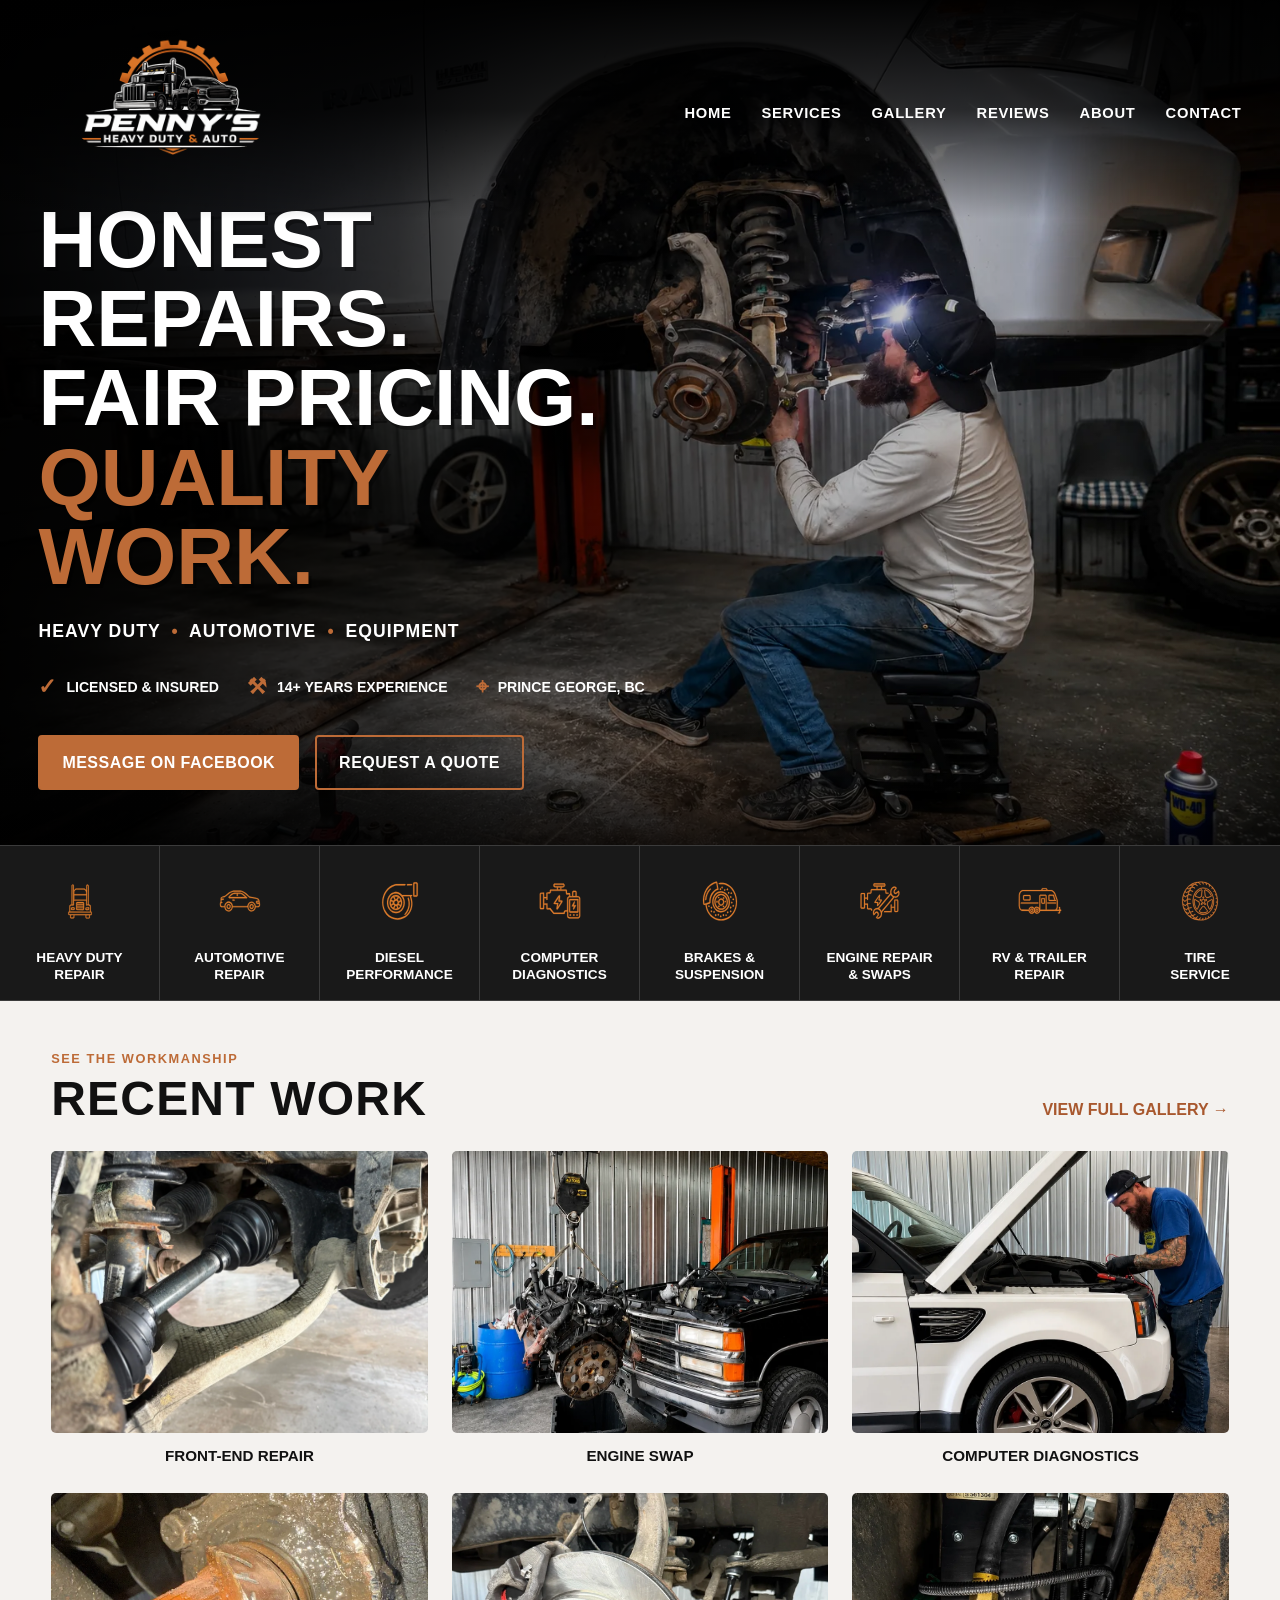
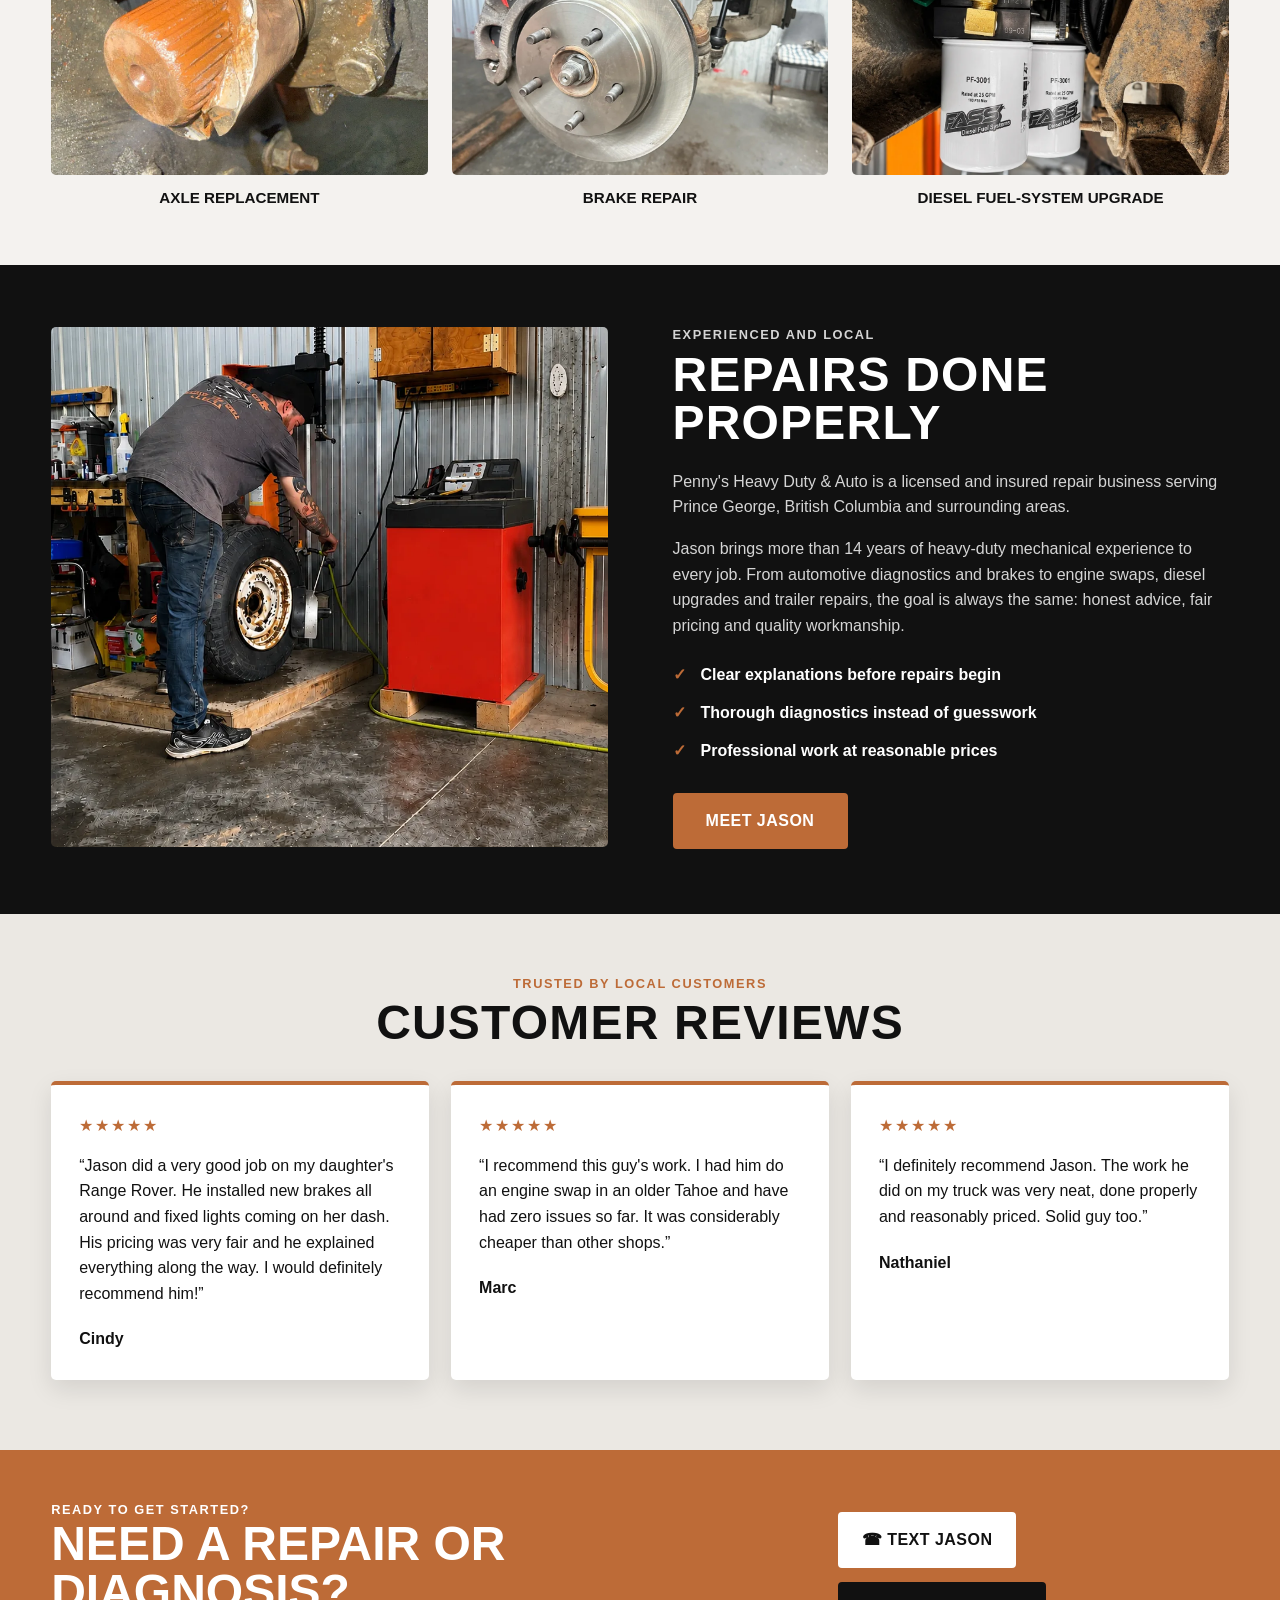
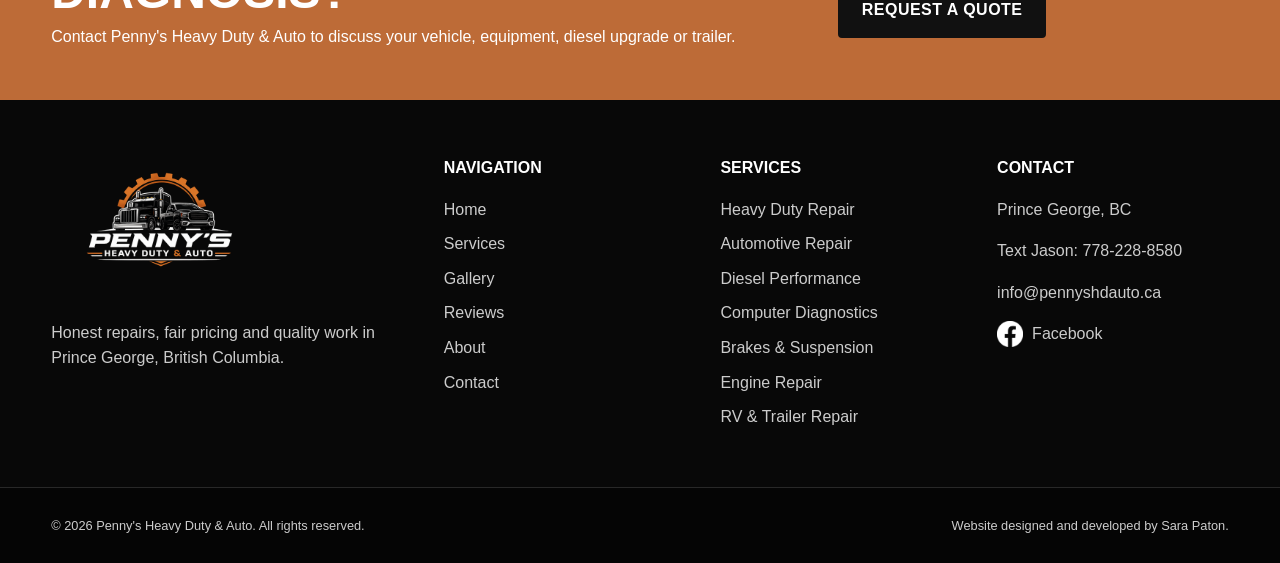
<file: index.html>
<!doctype html>

<html lang="en">
  <head>
    <!-- Google tag (gtag.js) -->
    <script
      async
      src="https://www.googletagmanager.com/gtag/js?id=G-JS1GH838F4"
    ></script>
    <script>
      window.dataLayer = window.dataLayer || [];
      function gtag() {
        dataLayer.push(arguments);
      }
      gtag('js', new Date());

      gtag('config', 'G-JS1GH838F4');
    </script>

    <meta charset="UTF-8" />

    <meta
      name="viewport"
      content="width=device-width, initial-scale=1.0"
    />

    <title>Penny's Heavy Duty &amp; Auto | Prince George, BC</title>

    <meta
      name="description"
      content="Penny's Heavy Duty & Auto provides heavy-duty, automotive, diagnostic, repair and maintenance services in Prince George, BC."
    />

    <!-- Social sharing preview -->
    <meta
      property="og:title"
      content="Penny's Heavy Duty & Auto | Prince George, BC"
    />

    <meta
      property="og:description"
      content="Heavy-duty, automotive, diagnostic, repair and maintenance services in Prince George, BC."
    />

    <meta property="og:type" content="website" />

    <meta
      property="og:url"
      content="https://pennyshdauto.ca/"
    />

    <meta
      property="og:image"
      content="https://pennyshdauto.ca/images/logo/pennys-social-share.jpg"
    />

    <meta property="og:image:width" content="1200" />

    <meta property="og:image:height" content="630" />

    <meta
      property="og:image:alt"
      content="Penny's Heavy Duty & Auto logo"
    />

    <link
      rel="canonical"
      href="https://pennyshdauto.ca/"
    />

    <link
      rel="icon"
      type="image/svg+xml"
      href="images/favicon/penny-favicon-optimized.svg"
    />

    <link rel="stylesheet" href="css/normalize.css" />

    <link rel="stylesheet" href="css/styles.css" />

    <script src="scripts/script.js" defer></script>
  </head>

  <body>
  <!-- Skip link for keyboard and screen-reader users -->
  <a class="skip-link" href="#main-content">Skip to main content</a>

    <!-- =========================
         Header
    ========================== -->

    <header class="site-header">
      <div class="header-inner">
        <a class="site-logo" href="index.html" aria-label="Penny's Heavy Duty & Auto home">
          <img
            src="images/logo/logo-web-600.png"
            alt="Penny's Heavy Duty & Auto"
          />
        </a>

        <button
          class="menu-button"
          type="button"
          aria-label="Open navigation menu"
          aria-expanded="false"
          aria-controls="main-navigation"
        >
          <span></span>
          <span></span>
          <span></span>
        </button>

        <nav
          id="main-navigation"
          class="site-nav"
          aria-label="Main navigation"
        >
          <ul class="nav-list">
            <li>
              <a class="active" href="index.html" aria-current="page">Home</a>
            </li>

            <li>
              <a href="services.html">Services</a>
            </li>

            <li>
              <a href="gallery.html">Gallery</a>
            </li>

            <li>
              <a href="index.html#reviews">Reviews</a>
            </li>

            <li>
              <a href="about.html">About</a>
            </li>

            <li>
              <a href="contact.html">Contact</a>
            </li>
          </ul>
        </nav>
      </div>
    </header>

    <main id="main-content">
      <!-- =========================
           Hero
      ========================== -->

      <section class="hero">
        <div class="hero-inner">
          <div class="hero-content">
            <p class="hero-eyebrow">Penny's Heavy Duty &amp; Auto</p>

            <h1 class="hero-title">
              Honest Repairs.<br />
              Fair Pricing.<br />
              <span>Quality Work.</span>
            </h1>

            <p class="hero-subtitle">
              Heavy Duty
              <span>•</span>
              Automotive
              <span>•</span>
              Equipment
            </p>

            <ul class="trust-list">
              <li>
                <span class="trust-symbol" aria-hidden="true">✓</span>
                Licensed &amp; Insured
              </li>

              <li>
                <span class="trust-symbol" aria-hidden="true">⚒</span>
                14+ Years Experience
              </li>

              <li>
                <span class="trust-symbol" aria-hidden="true">⌖</span>
                Prince George, BC
              </li>
            </ul>

            <div class="hero-buttons">
              <a
                class="button button-primary button-facebook"
                href="https://m.me/Pennysheavydutyauto"
                target="_blank"
                rel="noopener noreferrer"
              >
                Message on Facebook
              </a>

              <a class="button button-outline" href="contact.html">
                Request a Quote
              </a>
            </div>
          </div>
        </div>
      </section>

      <!-- =========================
           Service Strip
      ========================== -->

      <section
        class="service-strip"
        aria-labelledby="services-preview-title"
      >
        <h2 id="services-preview-title" class="visually-hidden">
          Repair Services
        </h2>

        <div class="service-grid">
          <a class="service-item" href="services.html">
            <img
              class="service-icon"
              src="images/icons/heavy-duty-repair.svg"
              alt=""
              aria-hidden="true"
            />

            <span>
              Heavy Duty<br />
              Repair
            </span>
          </a>

          <a
            class="service-item service-item--mobile-row-end"
            href="services.html"
          >
            <img
              class="service-icon"
              src="images/icons/automotive-repair.svg"
              alt=""
              aria-hidden="true"
            />

            <span>
              Automotive<br />
              Repair
            </span>
          </a>

          <a class="service-item" href="services.html">
            <img
              class="service-icon"
              src="images/icons/diesel-performance.svg"
              alt=""
              aria-hidden="true"
            />

            <span>
              Diesel<br />
              Performance
            </span>
          </a>

          <a
            class="service-item service-item--mobile-row-end service-item--tablet-row-end"
            href="services.html"
          >
            <img
              class="service-icon"
              src="images/icons/computer-diagnostics.svg"
              alt=""
              aria-hidden="true"
            />

            <span>
              Computer<br />
              Diagnostics
            </span>
          </a>

          <a class="service-item" href="services.html">
            <img
              class="service-icon"
              src="images/icons/brakes-suspension.svg"
              alt=""
              aria-hidden="true"
            />

            <span>
              Brakes &amp;<br />
              Suspension
            </span>
          </a>

          <a
            class="service-item service-item--mobile-row-end"
            href="services.html"
          >
            <img
              class="service-icon"
              src="images/icons/engine-repair.svg"
              alt=""
              aria-hidden="true"
            />

            <span>
              Engine Repair<br />
              &amp; Swaps
            </span>
          </a>

          <a class="service-item" href="services.html">
            <img
              class="service-icon"
              src="images/icons/rv-trailer-repair.svg"
              alt=""
              aria-hidden="true"
            />

            <span>
              RV &amp; Trailer<br />
              Repair
            </span>
          </a>

          <a
            class="service-item service-item--mobile-row-end service-item--tablet-row-end service-item--desktop-row-end"
            href="services.html"
          >
            <img
              class="service-icon"
              src="images/icons/tire-service.svg"
              alt=""
              aria-hidden="true"
            />

            <span>
              Tire<br />
              Service
            </span>
          </a>
        </div>
      </section>

      <!-- =========================
           Recent Work
      ========================== -->

      <section class="recent-work section-light">
        <div class="container">
          <div class="section-heading-row">
            <div>
              <p class="section-eyebrow">See the workmanship</p>

              <h2 class="section-title">Recent Work</h2>
            </div>

            <a class="section-link" href="gallery.html">
              View Full Gallery
              <span aria-hidden="true">→</span>
            </a>
          </div>

          <div class="work-grid">
            <article class="work-card">
              <a href="gallery.html">
                <div class="work-image">
                  <img
                    src="images/gallery/front-end-repair.webp"
                    alt="Completed front-end, brake and suspension repair"
                    loading="lazy"
                  />
                </div>

                <h3>Front-End Repair</h3>
              </a>
            </article>

            <article class="work-card">
              <a href="gallery.html">
                <div class="work-image">
                  <img
                    src="images/gallery/engine-swap-gallery-optimized.webp"
                    alt="Engine suspended from a hoist during an engine swap"
                    loading="lazy"
                  />
                </div>

                <h3>Engine Swap</h3>
              </a>
            </article>

            <article class="work-card">
              <a href="gallery.html">
                <div class="work-image">
                  <img
                    src="images/gallery/diagnostic-optimized.webp"
                    alt="Jason performing computer diagnostics on a vehicle"
                    loading="lazy"
                  />
                </div>

                <h3>Computer Diagnostics</h3>
              </a>
            </article>

            <article class="work-card">
              <a href="gallery.html">
                <div class="work-image">
                  <img
                    src="images/gallery/axle-replacement-optimized.webp"
                    alt="Axle component prepared for replacement"
                    loading="lazy"
                  />
                </div>

                <h3>Axle Replacement</h3>
              </a>
            </article>

            <article class="work-card">
              <a href="gallery.html">
                <div class="work-image">
                  <img
                    src="images/gallery/brake-photo-optimized.webp"
                    alt="New brake rotor installed during a brake repair"
                    loading="lazy"
                  />
                </div>

                <h3>Brake Repair</h3>
              </a>
            </article>

            <article class="work-card">
              <a href="gallery.html">
                <div class="work-image">
                  <img
                    src="images/gallery/fass-fuel-system-optimized.webp"
                    alt="Aftermarket FASS diesel fuel system installation"
                    loading="lazy"
                  />
                </div>

                <h3>Diesel Fuel-System Upgrade</h3>
              </a>
            </article>
          </div>
        </div>
      </section>

      <!-- =========================
           About Preview
      ========================== -->

      <section class="about-preview">
        <div class="container about-grid">
          <div class="about-image">
            <img
              src="images/gallery/tire-service-photo-optimized.webp"
              alt="Jason servicing a tire in the shop"
              loading="lazy"
            />
          </div>

          <div class="about-content">
            <p class="section-eyebrow">Experienced and local</p>

            <h2 class="section-title">Repairs Done Properly</h2>

            <p>
              Penny's Heavy Duty &amp; Auto is a licensed and insured repair
              business serving Prince George, British Columbia and surrounding
              areas.
            </p>

            <p>
              Jason brings more than 14 years of heavy-duty mechanical
              experience to every job. From automotive diagnostics and brakes to
              engine swaps, diesel upgrades and trailer repairs, the goal is
              always the same: honest advice, fair pricing and quality
              workmanship.
            </p>

            <ul class="about-points">
              <li>Clear explanations before repairs begin</li>
              <li>Thorough diagnostics instead of guesswork</li>
              <li>Professional work at reasonable prices</li>
            </ul>

            <a class="button button-primary" href="about.html">
              Meet Jason
            </a>
          </div>
        </div>
      </section>

      <!-- =========================
           Reviews
      ========================== -->

      <section id="reviews" class="reviews-section">
        <div class="container">
          <div class="centered-heading">
            <p class="section-eyebrow">Trusted by local customers</p>

            <h2 class="section-title">Customer Reviews</h2>
          </div>

          <div class="review-grid">
            <blockquote class="review-card">
              <div
                class="review-stars"
                aria-label="Five out of five stars"
              >
                ★★★★★
              </div>

              <p>
                “Jason did a very good job on my daughter's Range Rover. He
                installed new brakes all around and fixed lights coming on her
                dash. His pricing was very fair and he explained everything
                along the way. I would definitely recommend him!”
              </p>

              <footer>
                <cite>Cindy</cite>
              </footer>
            </blockquote>

            <blockquote class="review-card">
              <div
                class="review-stars"
                aria-label="Five out of five stars"
              >
                ★★★★★
              </div>

              <p>
                “I recommend this guy's work. I had him do an engine swap in an
                older Tahoe and have had zero issues so far. It was considerably
                cheaper than other shops.”
              </p>

              <footer>
                <cite>Marc</cite>
              </footer>
            </blockquote>

            <blockquote class="review-card">
              <div
                class="review-stars"
                aria-label="Five out of five stars"
              >
                ★★★★★
              </div>

              <p>
                “I definitely recommend Jason. The work he did on my truck was
                very neat, done properly and reasonably priced. Solid guy too.”
              </p>

              <footer>
                <cite>Nathaniel</cite>
              </footer>
            </blockquote>
          </div>
        </div>
      </section>

      <!-- =========================
           Final Call to Action
      ========================== -->

      <section class="call-to-action">
        <div class="container call-to-action-inner">
          <div>
            <p class="section-eyebrow">Ready to get started?</p>

            <h2>Need a Repair or Diagnosis?</h2>

            <p>
              Contact Penny's Heavy Duty &amp; Auto to discuss your vehicle,
              equipment, diesel upgrade or trailer.
            </p>
          </div>

          <div class="call-to-action-buttons">
            <a
              class="button button-light"
              href="sms:+17782288580?body=Hi%20Jason%2C%20I%27m%20looking%20for%20a%20quote."
            >
              ☎ Text Jason
            </a>

            <a class="button button-dark" href="contact.html">
              Request a Quote
            </a>
          </div>
        </div>
      </section>
    </main>

    <!-- =========================
         Footer
    ========================== -->

    <footer class="site-footer" id="site-footer">
      <div class="container footer-grid">

        <!-- Footer Brand -->

        <div class="footer-brand" id="footer-brand">
          <img
            class="footer-logo"
            src="images/logo/logo-web-600.png"
            alt="Penny's Heavy Duty & Auto"
          />

          <p class="footer-description">
            Honest repairs, fair pricing and quality work in Prince George,
            British Columbia.
          </p>
        </div>

        <!-- Footer Navigation -->

        <div
          class="footer-column footer-navigation"
          id="footer-navigation"
        >
          <h2>Navigation</h2>

          <ul class="footer-nav-list">
            <li>
              <a href="index.html">Home</a>
            </li>

            <li>
              <a href="services.html">Services</a>
            </li>

            <li>
              <a href="gallery.html">Gallery</a>
            </li>

            <li>
              <a href="index.html#reviews">Reviews</a>
            </li>

            <li>
              <a href="about.html">About</a>
            </li>

            <li>
              <a href="contact.html">Contact</a>
            </li>
          </ul>
        </div>

        <!-- Footer Services -->

        <div class="footer-column footer-services" id="footer-services">
          <h2>Services</h2>

          <ul class="footer-services-list">
            <li>Heavy Duty Repair</li>
            <li>Automotive Repair</li>
            <li>Diesel Performance</li>
            <li>Computer Diagnostics</li>
            <li>Brakes &amp; Suspension</li>
            <li>Engine Repair</li>
            <li>RV &amp; Trailer Repair</li>
          </ul>
        </div>

        <!-- Footer Contact -->

        <div class="footer-column footer-contact" id="footer-contact">
          <h2>Contact</h2>

          <address>
            <p>Prince George, BC</p>

            <p>
              <a
                class="footer-text-link"
                href="sms:+17782288580"
              >
                Text Jason: 778-228-8580
              </a>
            </p>

            <p>
              <a
                class="footer-email"
                href="mailto:info@pennyshdauto.ca"
              >
                info@pennyshdauto.ca
              </a>
            </p>

            <p>
              <a
                class="facebook-link"
                href="https://www.facebook.com/Pennysheavydutyauto"
                target="_blank"
                rel="noopener noreferrer"
              >
                <img
                  class="facebook-icon"
                  src="images/icons/facebook.png"
                  alt=""
                  aria-hidden="true"
                />
                <span>Facebook</span>
              </a>
            </p>
          </address>
        </div>
      </div>

      <!-- Footer Bottom -->

      <div class="footer-bottom" id="footer-bottom">
        <div class="container footer-bottom-inner">
          <p class="footer-copyright">
            &copy; 2026 Penny's Heavy Duty &amp; Auto. All rights reserved.
          </p>

          <p class="footer-credit">
            Website designed and developed by Sara Paton.
          </p>
        </div>
      </div>
    </footer>
  </body>
</html>
</file>
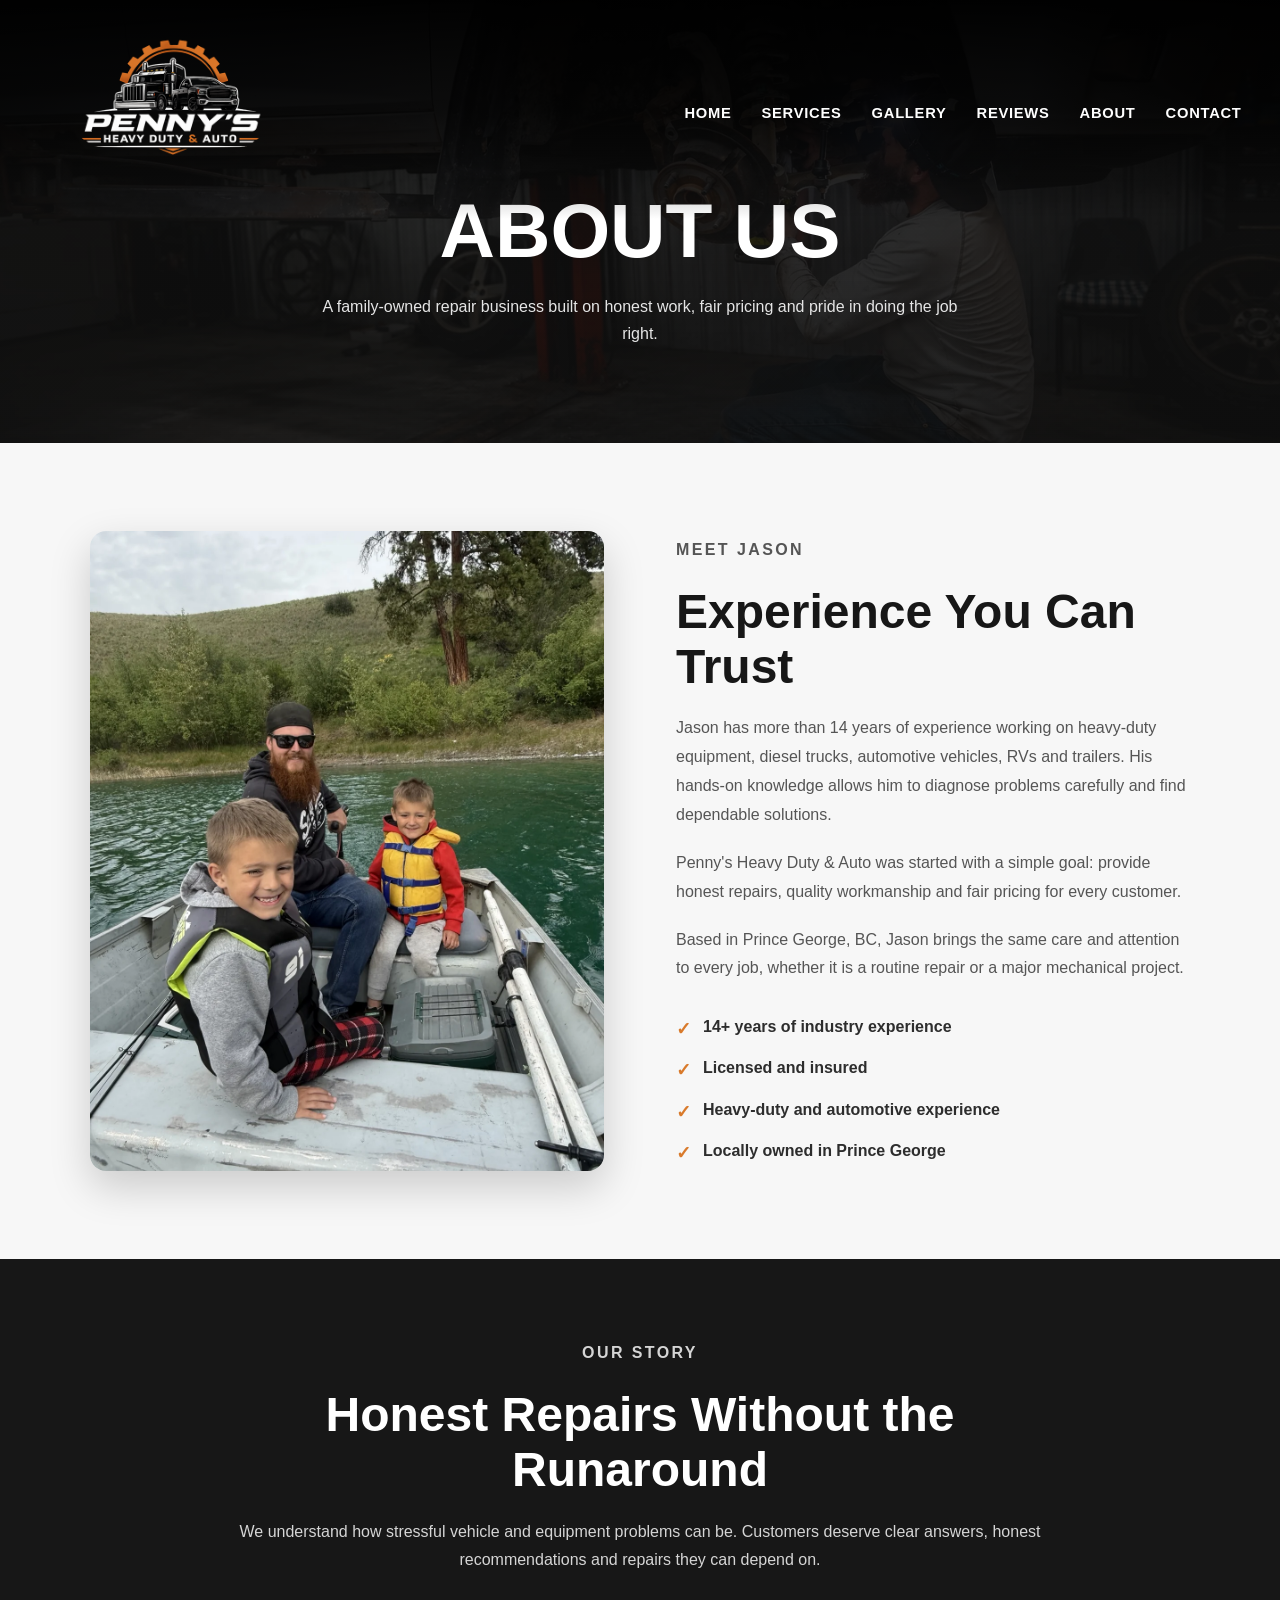
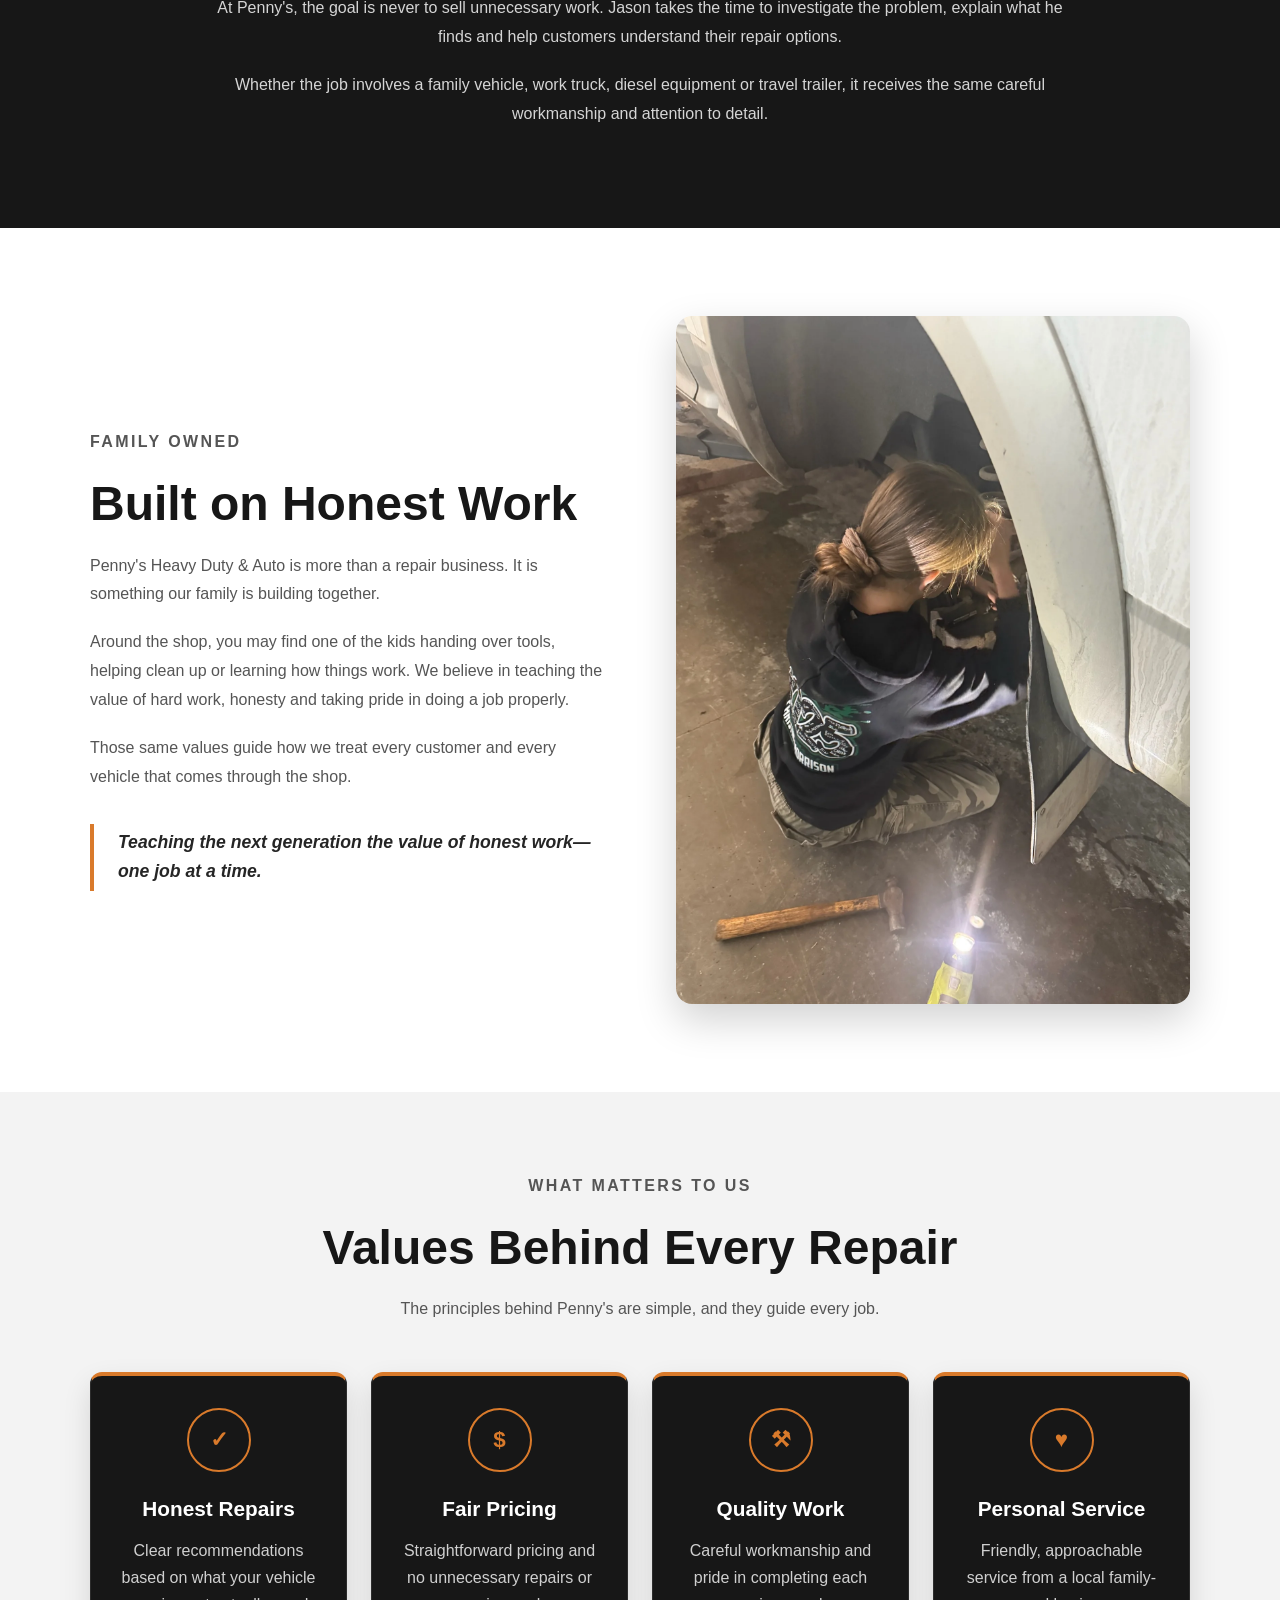
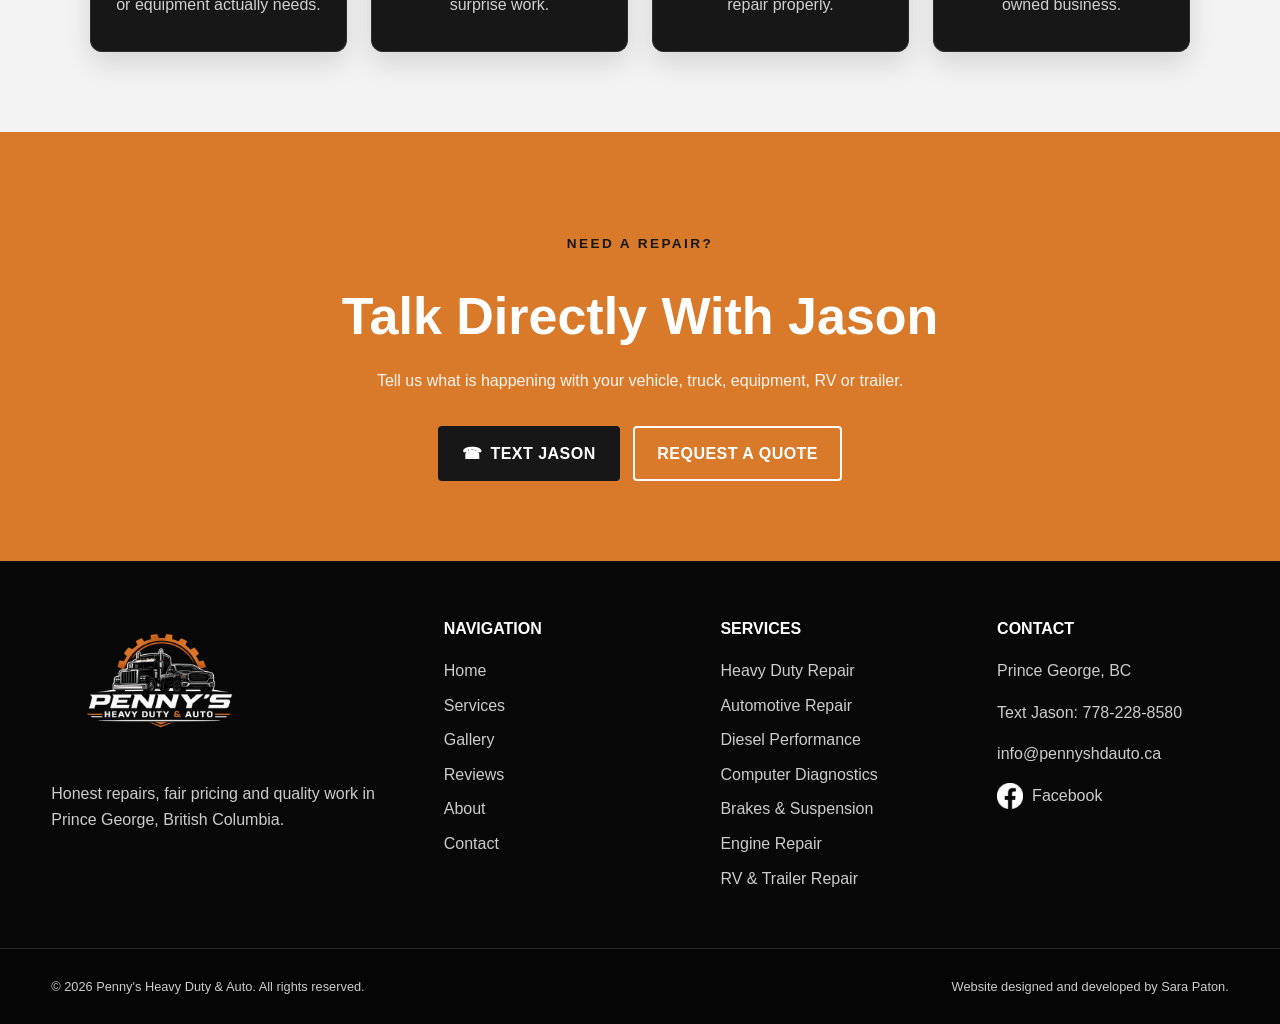
<file: about.html>
<!doctype html>

<html lang="en">
  <head>
    <!-- Google tag (gtag.js) -->
    <script
      async
      src="https://www.googletagmanager.com/gtag/js?id=G-JS1GH838F4"
    ></script>
    <script>
      window.dataLayer = window.dataLayer || [];
      function gtag() {
        dataLayer.push(arguments);
      }
      gtag('js', new Date());

      gtag('config', 'G-JS1GH838F4');
    </script>

    <meta charset="UTF-8" />

    <meta
      name="viewport"
      content="width=device-width, initial-scale=1.0"
    />

    <title>About | Penny's Heavy Duty &amp; Auto | Prince George, BC</title>

    <meta
      name="description"
      content="Meet Jason and learn about Penny's Heavy Duty & Auto, a family-owned repair business serving Prince George, BC."
    />

    <!-- Social sharing preview -->
    <meta
      property="og:title"
      content="About | Penny's Heavy Duty & Auto"
    />

    <meta
      property="og:description"
      content="Meet Jason and learn about Penny's Heavy Duty & Auto, a family-owned repair business serving Prince George, BC."
    />

    <meta property="og:type" content="website" />

    <meta
      property="og:url"
      content="https://pennyshdauto.ca/about.html"
    />

    <meta
      property="og:image"
      content="https://pennyshdauto.ca/images/logo/pennys-social-share.jpg"
    />

    <meta property="og:image:width" content="1200" />

    <meta property="og:image:height" content="630" />

    <meta
      property="og:image:alt"
      content="Penny's Heavy Duty & Auto logo"
    />

    <link
      rel="canonical"
      href="https://pennyshdauto.ca/about.html"
    />

    <link
      rel="icon"
      href="images/favicon/penny-favicon-optimized.svg"
      type="image/svg+xml"
    />

    <link rel="stylesheet" href="css/normalize.css" />

    <link rel="stylesheet" href="css/styles.css" />

    <link rel="stylesheet" href="css/about.css" />

    <script src="scripts/script.js" defer></script>
  </head>

  <body>
  <!-- Skip link for keyboard and screen-reader users -->
  <a class="skip-link" href="#main-content">Skip to main content</a>

    <!-- =========================
         Header
    ========================== -->

    <header class="site-header">
      <div class="header-inner">
        <a
          class="site-logo"
          href="index.html"
          aria-label="Penny's Heavy Duty & Auto home"
        >
          <img
            src="images/logo/logo-web-600.png"
            alt="Penny's Heavy Duty & Auto"
          />
        </a>

        <button
          class="menu-button"
          type="button"
          aria-label="Open navigation menu"
          aria-expanded="false"
          aria-controls="main-navigation"
        >
          <span></span>
          <span></span>
          <span></span>
        </button>

        <nav
          id="main-navigation"
          class="site-nav"
          aria-label="Main navigation"
        >
          <ul class="nav-list">
            <li>
              <a href="index.html">Home</a>
            </li>

            <li>
              <a href="services.html">Services</a>
            </li>

            <li>
              <a href="gallery.html">Gallery</a>
            </li>

            <li>
              <a href="index.html#reviews">Reviews</a>
            </li>

            <li>
              <a
                class="active"
                href="about.html"
                aria-current="page"
              >
                About
              </a>
            </li>

            <li>
              <a href="contact.html">Contact</a>
            </li>
          </ul>
        </nav>
      </div>
    </header>

    <main id="main-content">
      <!-- =========================
           About Hero
      ========================== -->

      <section class="about-hero">
        <div class="about-hero-inner">
          <h1>About Us</h1>

          <p>
            A family-owned repair business built on honest work, fair pricing
            and pride in doing the job right.
          </p>
        </div>
      </section>

      <!-- =========================
           Meet Jason
      ========================== -->

      <section class="meet-jason-section">
        <div class="about-section-inner meet-jason-grid">
          <div class="about-image-wrapper">
            <img
              class="about-feature-image"
              src="images/gallery/meet-jason-family-optimized.webp"
              alt="Jason enjoying time outdoors in a boat with his two sons"
            />
          </div>

          <div class="about-content">
            <p class="section-eyebrow">Meet Jason</p>

            <h2>Experience You Can Trust</h2>

            <p>
              Jason has more than 14 years of experience working on heavy-duty
              equipment, diesel trucks, automotive vehicles, RVs and trailers.
              His hands-on knowledge allows him to diagnose problems carefully
              and find dependable solutions.
            </p>

            <p>
              Penny's Heavy Duty &amp; Auto was started with a simple goal:
              provide honest repairs, quality workmanship and fair pricing for
              every customer.
            </p>

            <p>
              Based in Prince George, BC, Jason brings the same care and
              attention to every job, whether it is a routine repair or a major
              mechanical project.
            </p>

            <ul class="about-highlights">
              <li>
                <span aria-hidden="true">✓</span>
                14+ years of industry experience
              </li>

              <li>
                <span aria-hidden="true">✓</span>
                Licensed and insured
              </li>

              <li>
                <span aria-hidden="true">✓</span>
                Heavy-duty and automotive experience
              </li>

              <li>
                <span aria-hidden="true">✓</span>
                Locally owned in Prince George
              </li>
            </ul>
          </div>
        </div>
      </section>

      <!-- =========================
           Our Story
      ========================== -->

      <section class="our-story-section">
        <div class="about-section-inner our-story-content">
          <p class="section-eyebrow">Our Story</p>

          <h2>Honest Repairs Without the Runaround</h2>

          <p>
            We understand how stressful vehicle and equipment problems can be.
            Customers deserve clear answers, honest recommendations and repairs
            they can depend on.
          </p>

          <p>
            At Penny's, the goal is never to sell unnecessary work. Jason takes
            the time to investigate the problem, explain what he finds and help
            customers understand their repair options.
          </p>

          <p>
            Whether the job involves a family vehicle, work truck, diesel
            equipment or travel trailer, it receives the same careful
            workmanship and attention to detail.
          </p>
        </div>
      </section>

      <!-- =========================
           Family Owned
      ========================== -->

      <section class="family-owned-section">
        <div class="about-section-inner family-owned-grid">
          <div class="family-owned-content">
            <p class="section-eyebrow">Family Owned</p>

            <h2>Built on Honest Work</h2>

            <p>
              Penny's Heavy Duty &amp; Auto is more than a repair business. It
              is something our family is building together.
            </p>

            <p>
              Around the shop, you may find one of the kids handing over tools,
              helping clean up or learning how things work. We believe in
              teaching the value of hard work, honesty and taking pride in doing
              a job properly.
            </p>

            <p>
              Those same values guide how we treat every customer and every
              vehicle that comes through the shop.
            </p>

            <blockquote class="family-quote">
              <p>
                Teaching the next generation the value of honest work—one job at
                a time.
              </p>
            </blockquote>
          </div>

          <div class="about-image-wrapper">
            <img
              class="about-feature-image"
              src="images/gallery/family-owned-brakes-optimized.webp"
              alt="Jason's daughter helping with a brake repair in the shop"
              loading="lazy"
            />
          </div>
        </div>
      </section>

      <!-- =========================
           Our Values
      ========================== -->

      <section class="values-section">
        <div class="about-section-inner">
          <div class="about-section-heading">
            <p class="section-eyebrow">What Matters to Us</p>

            <h2>Values Behind Every Repair</h2>

            <p>
              The principles behind Penny's are simple, and they guide every
              job.
            </p>
          </div>

          <div class="values-grid">
            <article class="value-card">
              <span class="value-symbol" aria-hidden="true">✓</span>

              <h3>Honest Repairs</h3>

              <p>
                Clear recommendations based on what your vehicle or equipment
                actually needs.
              </p>
            </article>

            <article class="value-card">
              <span class="value-symbol" aria-hidden="true">$</span>

              <h3>Fair Pricing</h3>

              <p>
                Straightforward pricing and no unnecessary repairs or surprise
                work.
              </p>
            </article>

            <article class="value-card">
              <span class="value-symbol" aria-hidden="true">⚒</span>

              <h3>Quality Work</h3>

              <p>
                Careful workmanship and pride in completing each repair
                properly.
              </p>
            </article>

            <article class="value-card">
              <span class="value-symbol" aria-hidden="true">♥</span>

              <h3>Personal Service</h3>

              <p>
                Friendly, approachable service from a local family-owned
                business.
              </p>
            </article>
          </div>
        </div>
      </section>

      <!-- =========================
           Call to Action
      ========================== -->

      <section class="about-cta">
        <div class="about-cta-inner">
          <p class="section-eyebrow">Need a Repair?</p>

          <h2>Talk Directly With Jason</h2>

          <p>
            Tell us what is happening with your vehicle, truck, equipment, RV or
            trailer.
          </p>

          <div class="about-cta-buttons">
            <a
              class="button button-primary"
              href="sms:+17782288580?body=Hi%20Jason%2C%20I%27m%20looking%20for%20a%20quote."
            >
              <span aria-hidden="true">☎</span>
              Text Jason
            </a>

            <a class="button button-outline" href="contact.html">
              Request a Quote
            </a>
          </div>
        </div>
      </section>
    </main>

    <!-- =========================
         Footer
    ========================== -->

    <footer class="site-footer" id="site-footer">
      <div class="container footer-grid">

        <!-- Footer Brand -->

        <div class="footer-brand" id="footer-brand">
          <img
            class="footer-logo"
            src="images/logo/logo-web-600.png"
            alt="Penny's Heavy Duty & Auto"
          />

          <p class="footer-description">
            Honest repairs, fair pricing and quality work in Prince George,
            British Columbia.
          </p>
        </div>

        <!-- Footer Navigation -->

        <div
          class="footer-column footer-navigation"
          id="footer-navigation"
        >
          <h2>Navigation</h2>

          <ul class="footer-nav-list">
            <li>
              <a href="index.html">Home</a>
            </li>

            <li>
              <a href="services.html">Services</a>
            </li>

            <li>
              <a href="gallery.html">Gallery</a>
            </li>

            <li>
              <a href="index.html#reviews">Reviews</a>
            </li>

            <li>
              <a href="about.html">About</a>
            </li>

            <li>
              <a href="contact.html">Contact</a>
            </li>
          </ul>
        </div>

        <!-- Footer Services -->

        <div class="footer-column footer-services" id="footer-services">
          <h2>Services</h2>

          <ul class="footer-services-list">
            <li>Heavy Duty Repair</li>
            <li>Automotive Repair</li>
            <li>Diesel Performance</li>
            <li>Computer Diagnostics</li>
            <li>Brakes &amp; Suspension</li>
            <li>Engine Repair</li>
            <li>RV &amp; Trailer Repair</li>
          </ul>
        </div>

        <!-- Footer Contact -->

        <div class="footer-column footer-contact" id="footer-contact">
          <h2>Contact</h2>

          <address>
            <p>Prince George, BC</p>

            <p>
              <a
                class="footer-text-link"
                href="sms:+17782288580"
              >
                Text Jason: 778-228-8580
              </a>
            </p>

            <p>
              <a
                class="footer-email"
                href="mailto:info@pennyshdauto.ca"
              >
                info@pennyshdauto.ca
              </a>
            </p>

            <p>
              <a
                class="facebook-link"
                href="https://www.facebook.com/Pennysheavydutyauto"
                target="_blank"
                rel="noopener noreferrer"
              >
                <img
                  class="facebook-icon"
                  src="images/icons/facebook.png"
                  alt=""
                  aria-hidden="true"
                />
                <span>Facebook</span>
              </a>
            </p>
          </address>
        </div>
      </div>

      <!-- Footer Bottom -->

      <div class="footer-bottom" id="footer-bottom">
        <div class="container footer-bottom-inner">

          <p class="footer-copyright">
            &copy; 2026 Penny's Heavy Duty &amp; Auto. All rights reserved.
          </p>

          <p class="footer-credit">
            Website designed and developed by Sara Paton.
          </p>

        </div>
      </div>
    </footer>
  </body>
</html>
</file>
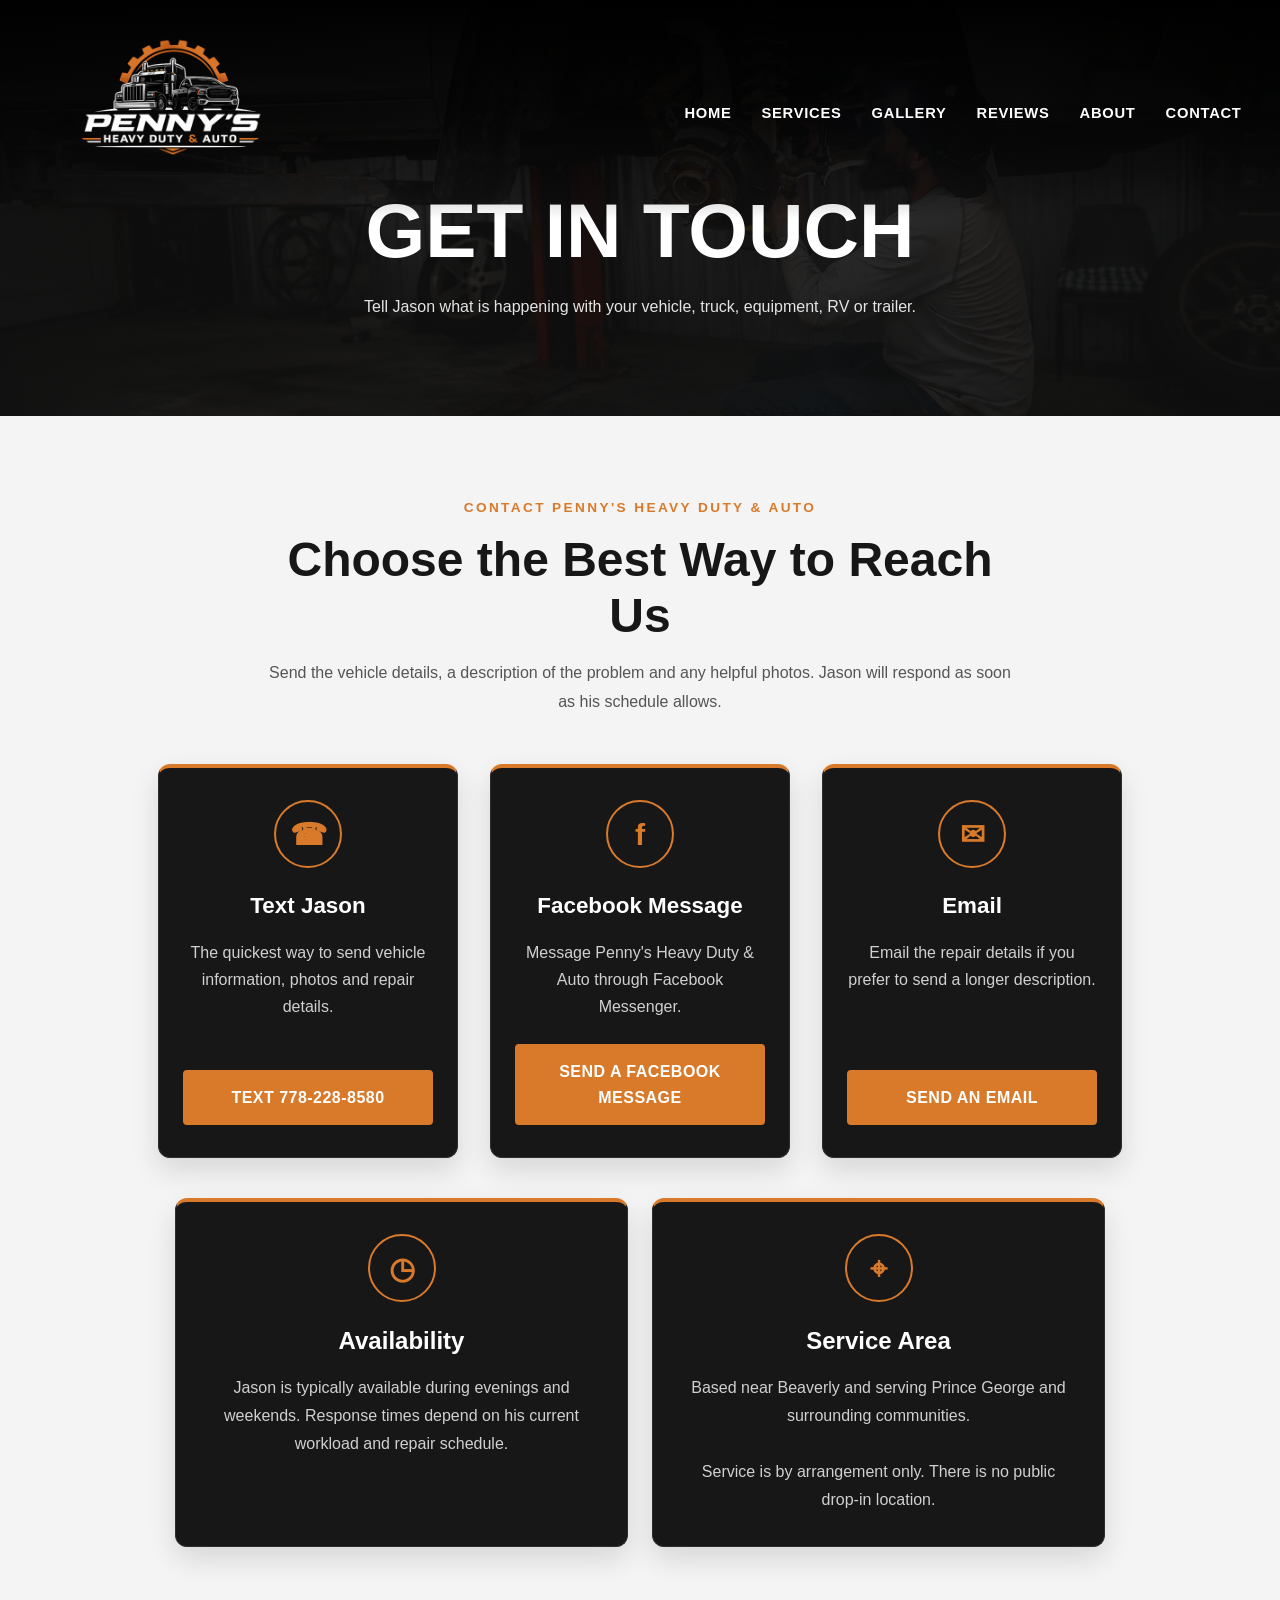
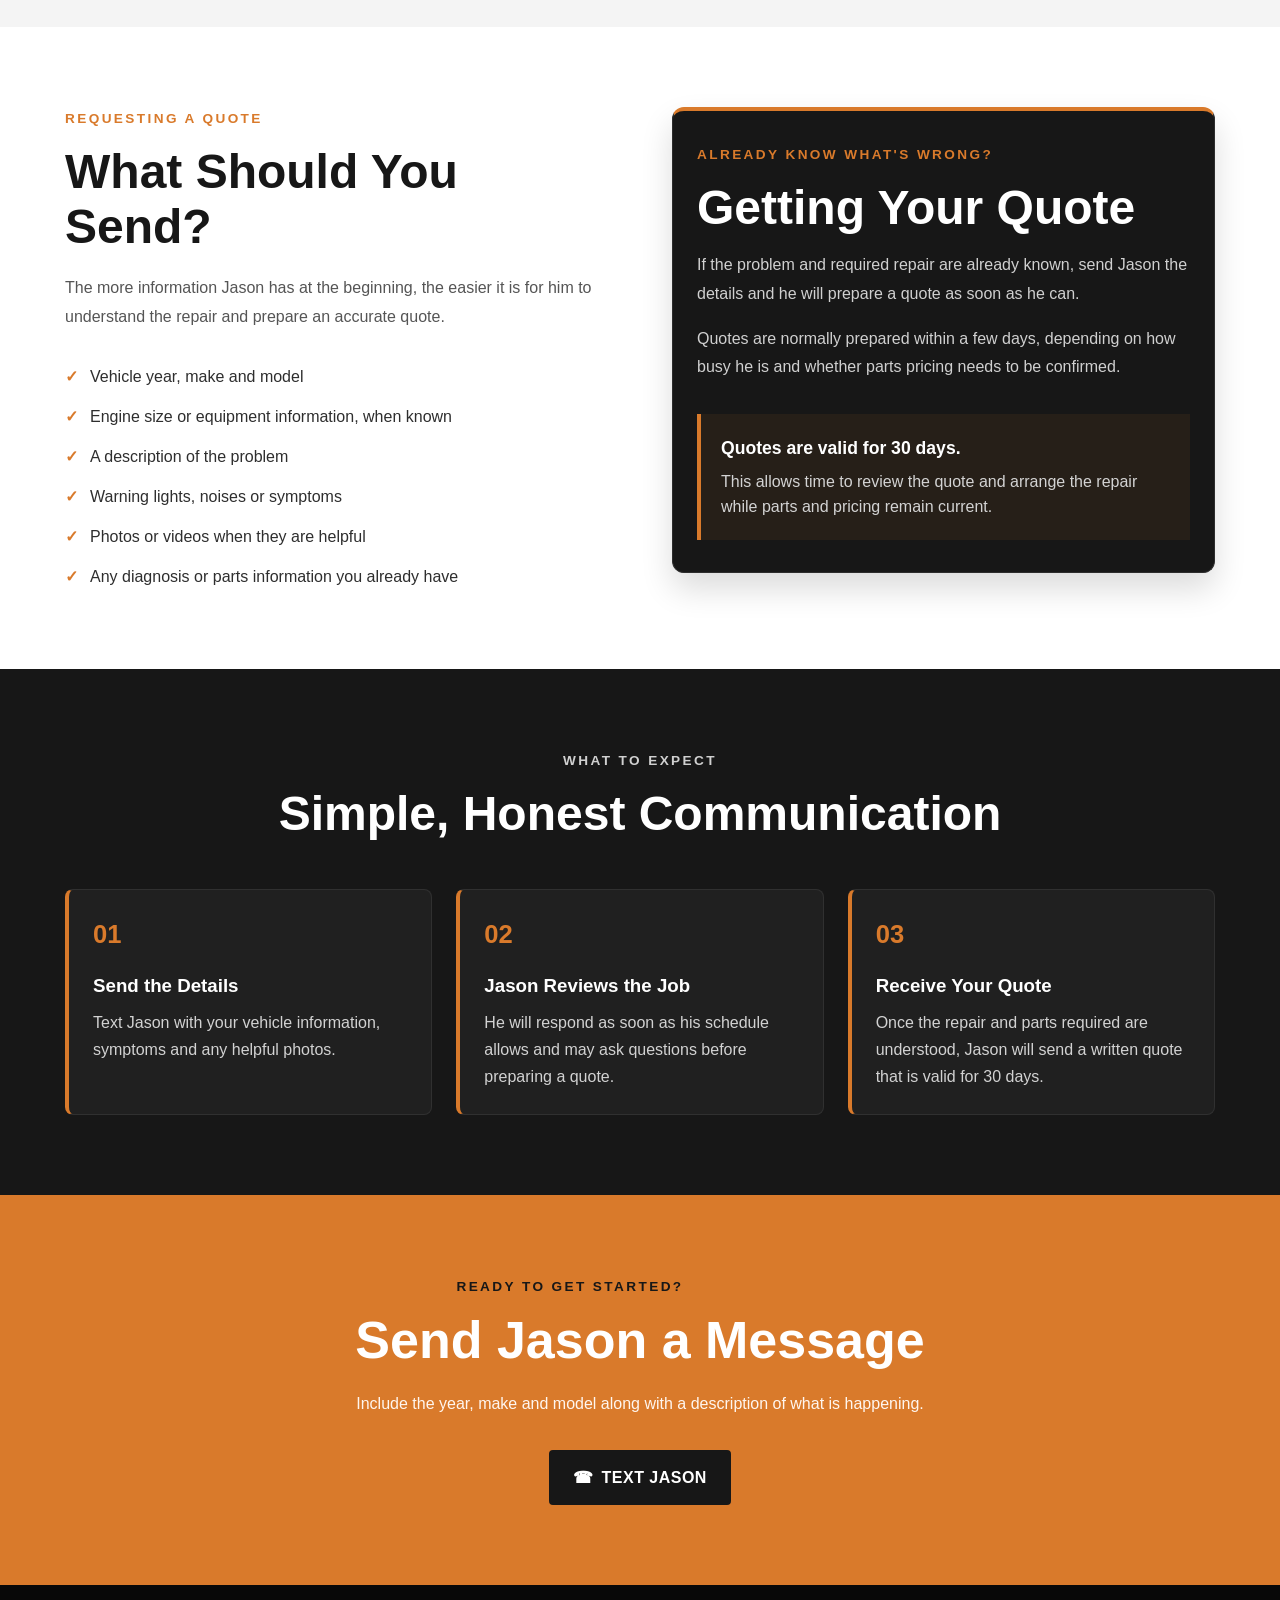
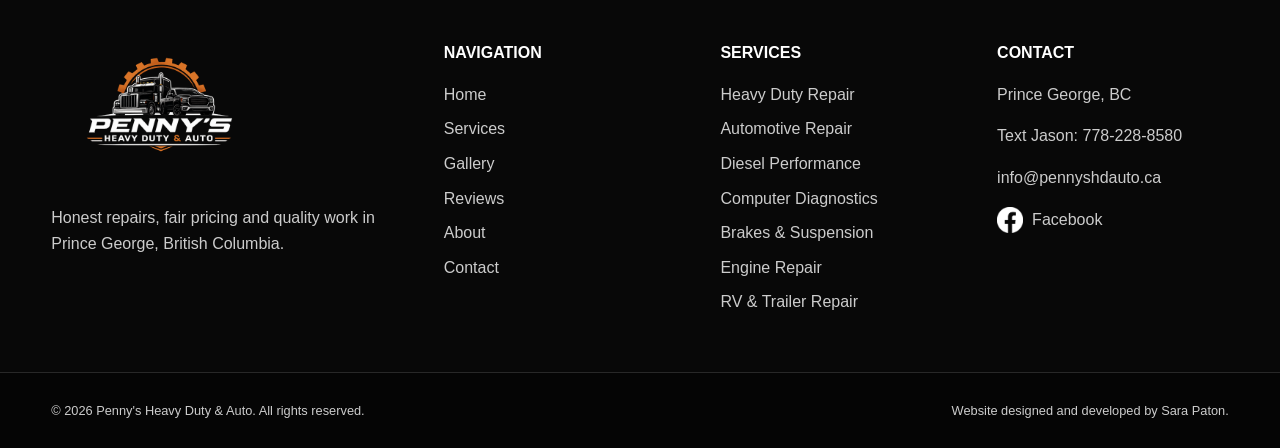
<file: contact.html>
<!doctype html>

<html lang="en">
  <head>
    <!-- Google tag (gtag.js) -->
    <script
      async
      src="https://www.googletagmanager.com/gtag/js?id=G-JS1GH838F4"
    ></script>
    <script>
      window.dataLayer = window.dataLayer || [];
      function gtag() {
        dataLayer.push(arguments);
      }
      gtag('js', new Date());

      gtag('config', 'G-JS1GH838F4');
    </script>

    <meta charset="UTF-8" />

    <meta
      name="viewport"
      content="width=device-width, initial-scale=1.0"
    />

    <title>Contact | Penny's Heavy Duty &amp; Auto | Prince George, BC</title>

    <meta
      name="description"
      content="Contact Penny's Heavy Duty & Auto for heavy-duty, automotive, diesel, RV, trailer and tire repair in Prince George and Beaverly, BC."
    />

    <!-- Social sharing preview -->
    <meta
      property="og:title"
      content="Contact | Penny's Heavy Duty & Auto"
    />

    <meta
      property="og:description"
      content="Contact Penny's Heavy Duty & Auto for heavy-duty, automotive, diesel, RV, trailer and tire repair in Prince George and Beaverly, BC."
    />

    <meta property="og:type" content="website" />

    <meta
      property="og:url"
      content="https://pennyshdauto.ca/contact.html"
    />

    <meta
      property="og:image"
      content="https://pennyshdauto.ca/images/logo/pennys-social-share.jpg"
    />

    <meta property="og:image:width" content="1200" />

    <meta property="og:image:height" content="630" />

    <meta
      property="og:image:alt"
      content="Penny's Heavy Duty & Auto logo"
    />

    <link
      rel="canonical"
      href="https://pennyshdauto.ca/contact.html"
    />

    <link
      rel="icon"
      href="images/favicon/penny-favicon-optimized.svg"
      type="image/svg+xml"
    />

    <link rel="stylesheet" href="css/normalize.css" />

    <link rel="stylesheet" href="css/styles.css" />

    <link rel="stylesheet" href="css/contact.css" />

    <script src="scripts/script.js" defer></script>
  </head>

  <body>
  <!-- Skip link for keyboard and screen-reader users -->
  <a class="skip-link" href="#main-content">Skip to main content</a>

    <!-- =========================
         Header
    ========================== -->

    <header class="site-header">
      <div class="header-inner">
        <a
          class="site-logo"
          href="index.html"
          aria-label="Penny's Heavy Duty & Auto home"
        >
          <img
            src="images/logo/logo-web-600.png"
            alt="Penny's Heavy Duty & Auto"
          />
        </a>

        <button
          class="menu-button"
          type="button"
          aria-label="Open navigation menu"
          aria-expanded="false"
          aria-controls="main-navigation"
        >
          <span></span>
          <span></span>
          <span></span>
        </button>

        <nav
          id="main-navigation"
          class="site-nav"
          aria-label="Main navigation"
        >
          <ul class="nav-list">
            <li>
              <a href="index.html">Home</a>
            </li>

            <li>
              <a href="services.html">Services</a>
            </li>

            <li>
              <a href="gallery.html">Gallery</a>
            </li>

            <li>
              <a href="index.html#reviews">Reviews</a>
            </li>

            <li>
              <a href="about.html">About</a>
            </li>

            <li>
              <a
                class="active"
                href="contact.html"
                aria-current="page"
              >
                Contact
              </a>
            </li>
          </ul>
        </nav>
      </div>
    </header>

    <main id="main-content">
      <!-- =========================
           Contact Hero
      ========================== -->

      <section class="contact-hero">
        <div class="contact-hero-inner">
          <h1>Get in Touch</h1>

          <p>
            Tell Jason what is happening with your vehicle, truck, equipment,
            RV or trailer.
          </p>
        </div>
      </section>

      <!-- =========================
           Contact Methods
      ========================== -->

      <section class="contact-section">
        <div class="contact-section-inner">
          <div class="contact-heading">
            <p class="section-eyebrow">
              Contact Penny's Heavy Duty &amp; Auto
            </p>

            <h2>Choose the Best Way to Reach Us</h2>

            <p>
              Send the vehicle details, a description of the problem and any
              helpful photos. Jason will respond as soon as his schedule allows.
            </p>
          </div>

          <div class="contact-card-grid contact-method-grid">
            <!-- Text Jason -->

            <article class="contact-card">
              <span class="contact-card-symbol" aria-hidden="true">☎</span>

              <h3>Text Jason</h3>

              <p>
                The quickest way to send vehicle information, photos and repair
                details.
              </p>

              <a
                class="button button-primary"
                href="sms:+17782288580?body=Hi%20Jason%2C%20I%27m%20looking%20for%20a%20quote."
              >
                Text 778-228-8580
              </a>
            </article>

            <!-- Facebook Messenger -->

            <article class="contact-card">
              <span class="contact-card-symbol" aria-hidden="true">f</span>

              <h3>Facebook Message</h3>

              <p>
                Message Penny's Heavy Duty &amp; Auto through Facebook
                Messenger.
              </p>

              <a
                class="button button-primary"
                href="https://m.me/Pennysheavydutyauto"
                target="_blank"
                rel="noopener noreferrer"
              >
                Send a Facebook Message
              </a>
            </article>

            <!-- Email -->

            <article class="contact-card">
              <span class="contact-card-symbol" aria-hidden="true">✉</span>

              <h3>Email</h3>

              <p>
                Email the repair details if you prefer to send a longer
                description.
              </p>

              <a
                class="button button-primary"
                href="mailto:info@pennyshdauto.ca?subject=Repair%20Quote%20Request"
              >
                Send an Email
              </a>
            </article>
          </div>

          <!-- Availability and Service Area -->

          <div class="contact-details-strip">
            <article class="contact-detail">
              <span class="contact-detail-symbol" aria-hidden="true">◷</span>

              <h3>Availability</h3>

              <p>
                Jason is typically available during evenings and weekends.
                Response times depend on his current workload and repair
                schedule.
              </p>
            </article>

            <article class="contact-detail">
              <span class="contact-detail-symbol" aria-hidden="true">⌖</span>

              <h3>Service Area</h3>

              <p>
                Based near Beaverly and serving Prince George and surrounding
                communities.

                <br /><br />

                Service is by arrangement only. There is no public drop-in
                location.
              </p>
            </article>
          </div>
        </div>
      </section>

      <!-- =========================
           What to Include
      ========================== -->

      <section class="quote-info-section">
        <div class="contact-section-inner quote-info-grid">
          <div class="quote-info-content">
            <p class="section-eyebrow">Requesting a Quote</p>

            <h2>What Should You Send?</h2>

            <p>
              The more information Jason has at the beginning, the easier it is
              for him to understand the repair and prepare an accurate quote.
            </p>

            <ul class="quote-detail-list">
              <li>
                <span aria-hidden="true">✓</span>
                Vehicle year, make and model
              </li>

              <li>
                <span aria-hidden="true">✓</span>
                Engine size or equipment information, when known
              </li>

              <li>
                <span aria-hidden="true">✓</span>
                A description of the problem
              </li>

              <li>
                <span aria-hidden="true">✓</span>
                Warning lights, noises or symptoms
              </li>

              <li>
                <span aria-hidden="true">✓</span>
                Photos or videos when they are helpful
              </li>

              <li>
                <span aria-hidden="true">✓</span>
                Any diagnosis or parts information you already have
              </li>
            </ul>
          </div>

          <aside class="quote-card">
            <p class="section-eyebrow">Already Know What's Wrong?</p>

            <h2>Getting Your Quote</h2>

            <p>
              If the problem and required repair are already known, send Jason
              the details and he will prepare a quote as soon as he can.
            </p>

            <p>
              Quotes are normally prepared within a few days, depending on how
              busy he is and whether parts pricing needs to be confirmed.
            </p>

            <div class="quote-validity">
              <strong>Quotes are valid for 30 days.</strong>

              <span>
                This allows time to review the quote and arrange the repair
                while parts and pricing remain current.
              </span>
            </div>
          </aside>
        </div>
      </section>

      <!-- =========================
           Expectations
      ========================== -->

      <section class="contact-expectations-section">
        <div class="contact-section-inner">
          <div class="contact-heading">
            <p class="section-eyebrow">What to Expect</p>

            <h2>Simple, Honest Communication</h2>
          </div>

          <div class="expectations-grid">
            <article class="expectation-item">
              <span class="expectation-number">01</span>

              <div>
                <h3>Send the Details</h3>

                <p>
                  Text Jason with your vehicle information, symptoms and any
                  helpful photos.
                </p>
              </div>
            </article>

            <article class="expectation-item">
              <span class="expectation-number">02</span>

              <div>
                <h3>Jason Reviews the Job</h3>

                <p>
                  He will respond as soon as his schedule allows and may ask
                  questions before preparing a quote.
                </p>
              </div>
            </article>

            <article class="expectation-item">
              <span class="expectation-number">03</span>

              <div>
                <h3>Receive Your Quote</h3>

                <p>
                  Once the repair and parts required are understood, Jason will
                  send a written quote that is valid for 30 days.
                </p>
              </div>
            </article>
          </div>
        </div>
      </section>

      <!-- =========================
           Call to Action
      ========================== -->

      <section class="contact-cta">
        <div class="contact-cta-inner">
          <p class="section-eyebrow">Ready to Get Started?</p>

          <h2>Send Jason a Message</h2>

          <p>
            Include the year, make and model along with a description of what
            is happening.
          </p>

          <a
            class="button button-primary"
            href="sms:+17782288580?body=Hi%20Jason%2C%20I%27m%20looking%20for%20a%20quote."
          >
            <span aria-hidden="true">☎</span>
            Text Jason
          </a>
        </div>
      </section>
    </main>

       <!-- =========================
         Footer
    ========================== -->

    <footer class="site-footer" id="site-footer">
      <div class="container footer-grid">

        <!-- Footer Brand -->

        <div class="footer-brand" id="footer-brand">
          <img
            class="footer-logo"
            src="images/logo/logo-web-600.png"
            alt="Penny's Heavy Duty & Auto"
          />

          <p class="footer-description">
            Honest repairs, fair pricing and quality work in Prince George,
            British Columbia.
          </p>
        </div>

        <!-- Footer Navigation -->

        <div
          class="footer-column footer-navigation"
          id="footer-navigation"
        >
          <h2>Navigation</h2>

          <ul class="footer-nav-list">
            <li>
              <a href="index.html">Home</a>
            </li>

            <li>
              <a href="services.html">Services</a>
            </li>

            <li>
              <a href="gallery.html">Gallery</a>
            </li>

            <li>
              <a href="index.html#reviews">Reviews</a>
            </li>

            <li>
              <a href="about.html">About</a>
            </li>

            <li>
              <a href="contact.html">Contact</a>
            </li>
          </ul>
        </div>

        <!-- Footer Services -->

        <div class="footer-column footer-services" id="footer-services">
          <h2>Services</h2>

          <ul class="footer-services-list">
            <li>Heavy Duty Repair</li>
            <li>Automotive Repair</li>
            <li>Diesel Performance</li>
            <li>Computer Diagnostics</li>
            <li>Brakes &amp; Suspension</li>
            <li>Engine Repair</li>
            <li>RV &amp; Trailer Repair</li>
          </ul>
        </div>

        <!-- Footer Contact -->

        <div class="footer-column footer-contact" id="footer-contact">
          <h2>Contact</h2>

          <address>
            <p>Prince George, BC</p>

            <p>
              <a
                class="footer-text-link"
                href="sms:+17782288580"
              >
                Text Jason: 778-228-8580
              </a>
            </p>

            <p>
              <a
                class="footer-email"
                href="mailto:info@pennyshdauto.ca"
              >
                info@pennyshdauto.ca
              </a>
            </p>

            <p>
              <a
                class="facebook-link"
                href="https://www.facebook.com/Pennysheavydutyauto"
                target="_blank"
                rel="noopener noreferrer"
              >
                <img
                  class="facebook-icon"
                  src="images/icons/facebook.png"
                  alt=""
                  aria-hidden="true"
                />
                <span>Facebook</span>
              </a>
            </p>
          </address>
        </div>
      </div>

      <!-- Footer Bottom -->

      <div class="footer-bottom" id="footer-bottom">
        <div class="container footer-bottom-inner">
          <p class="footer-copyright">
            &copy; 2026 Penny's Heavy Duty &amp; Auto. All rights reserved.
          </p>

          <p class="footer-credit">
            Website designed and developed by Sara Paton.
          </p>
        </div>
      </div>
    </footer>
  </body>
</html>
</file>
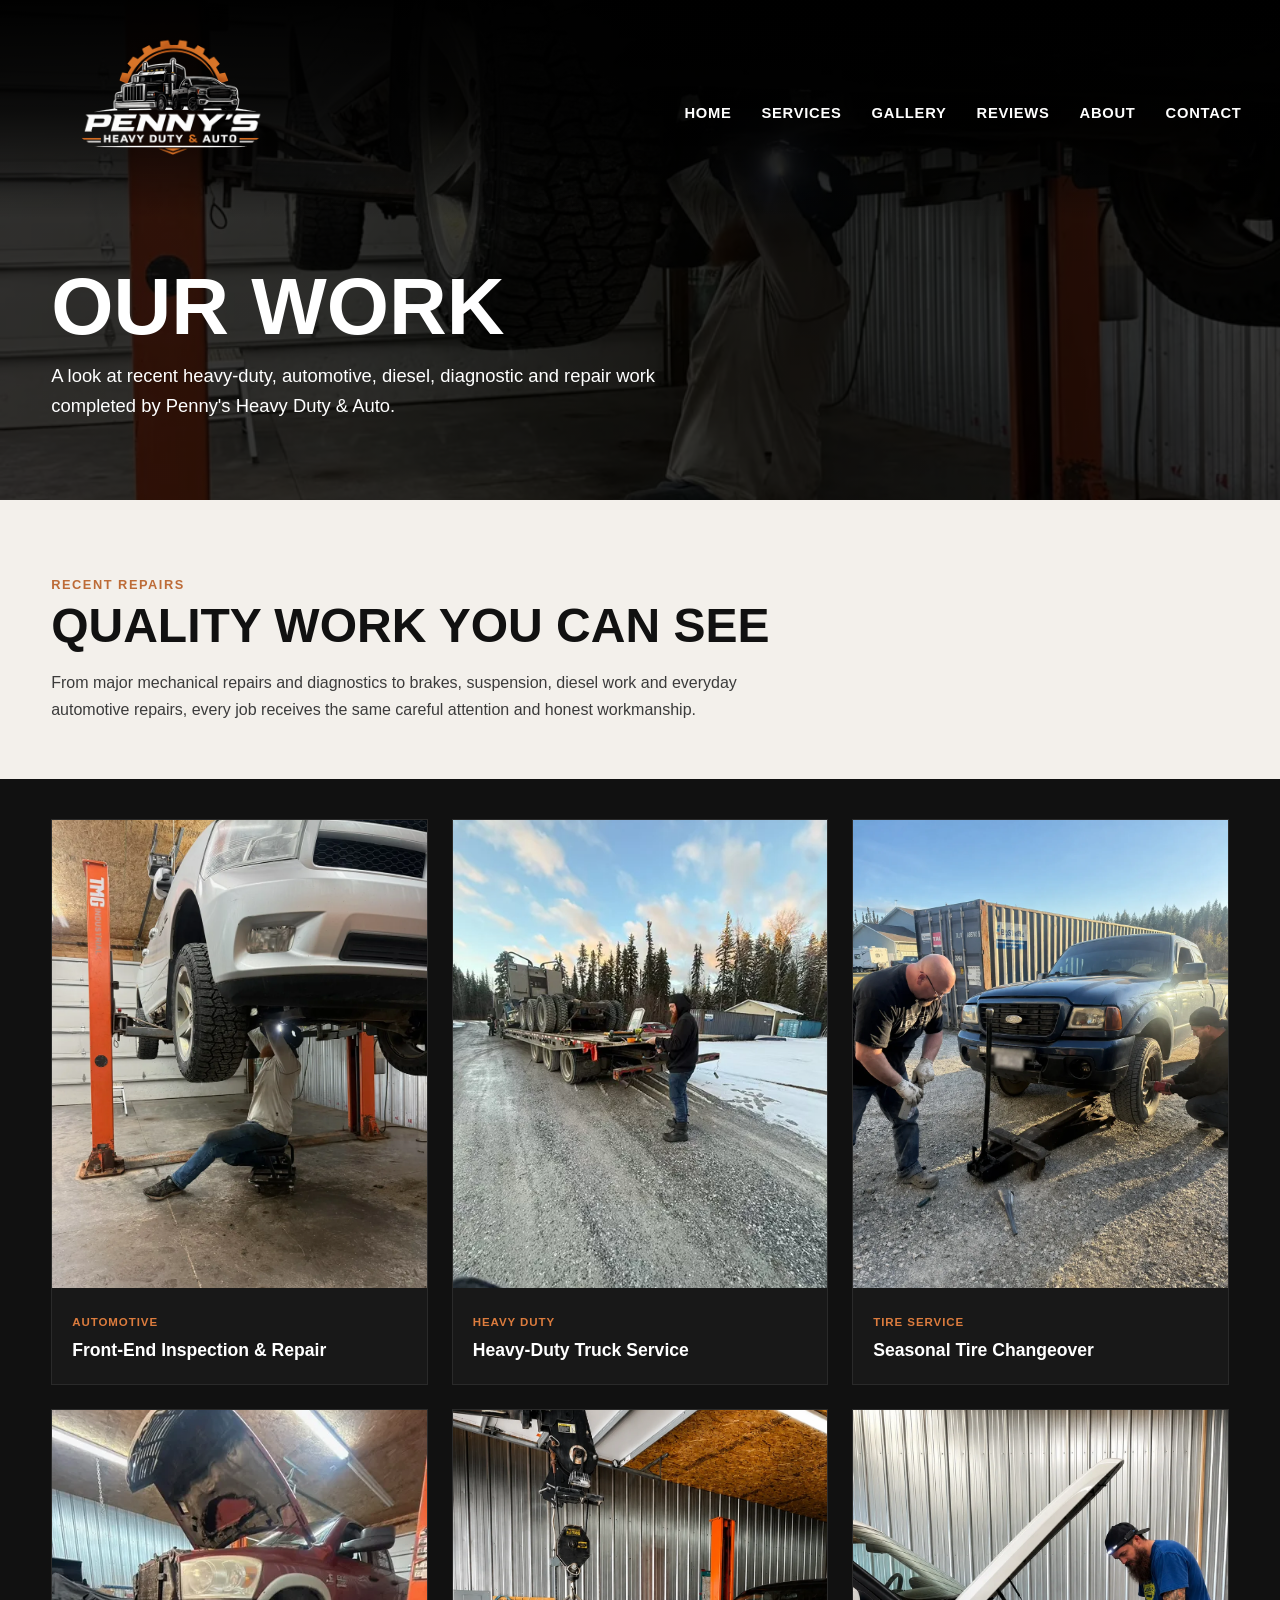
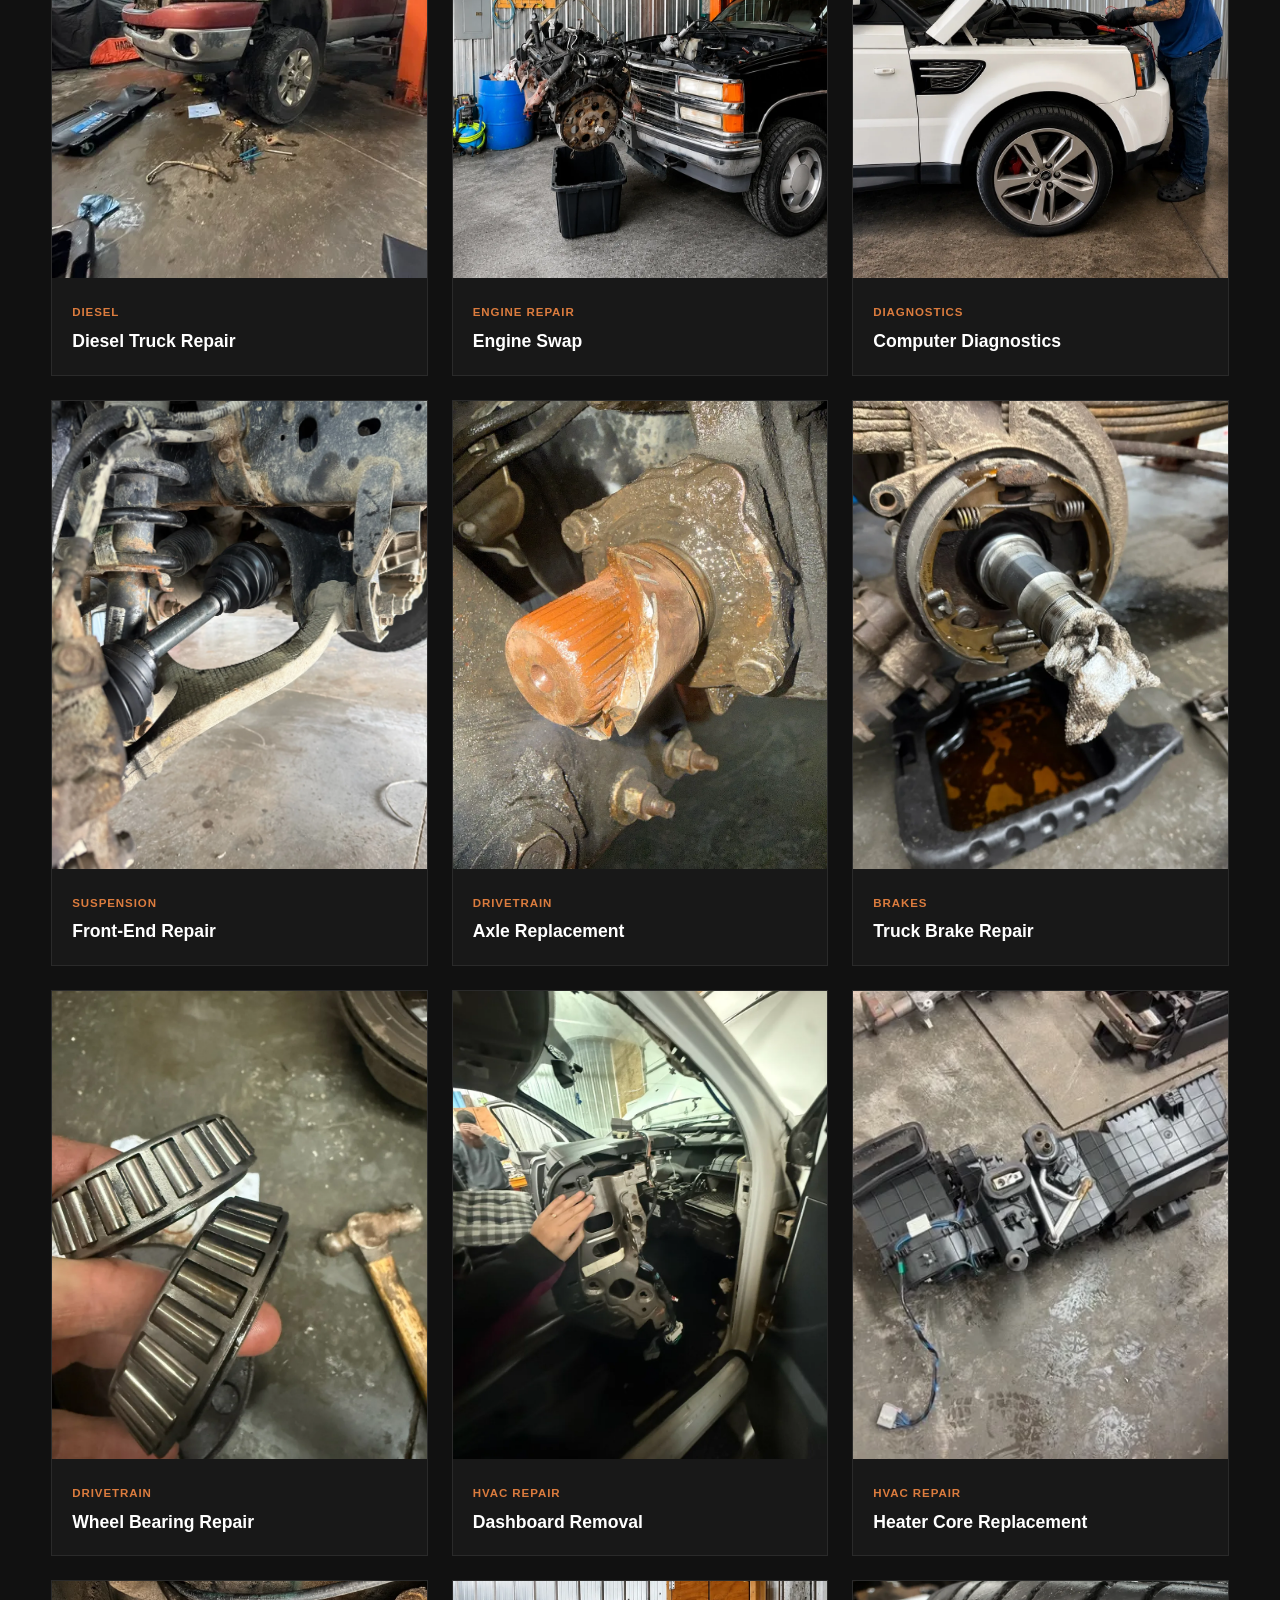
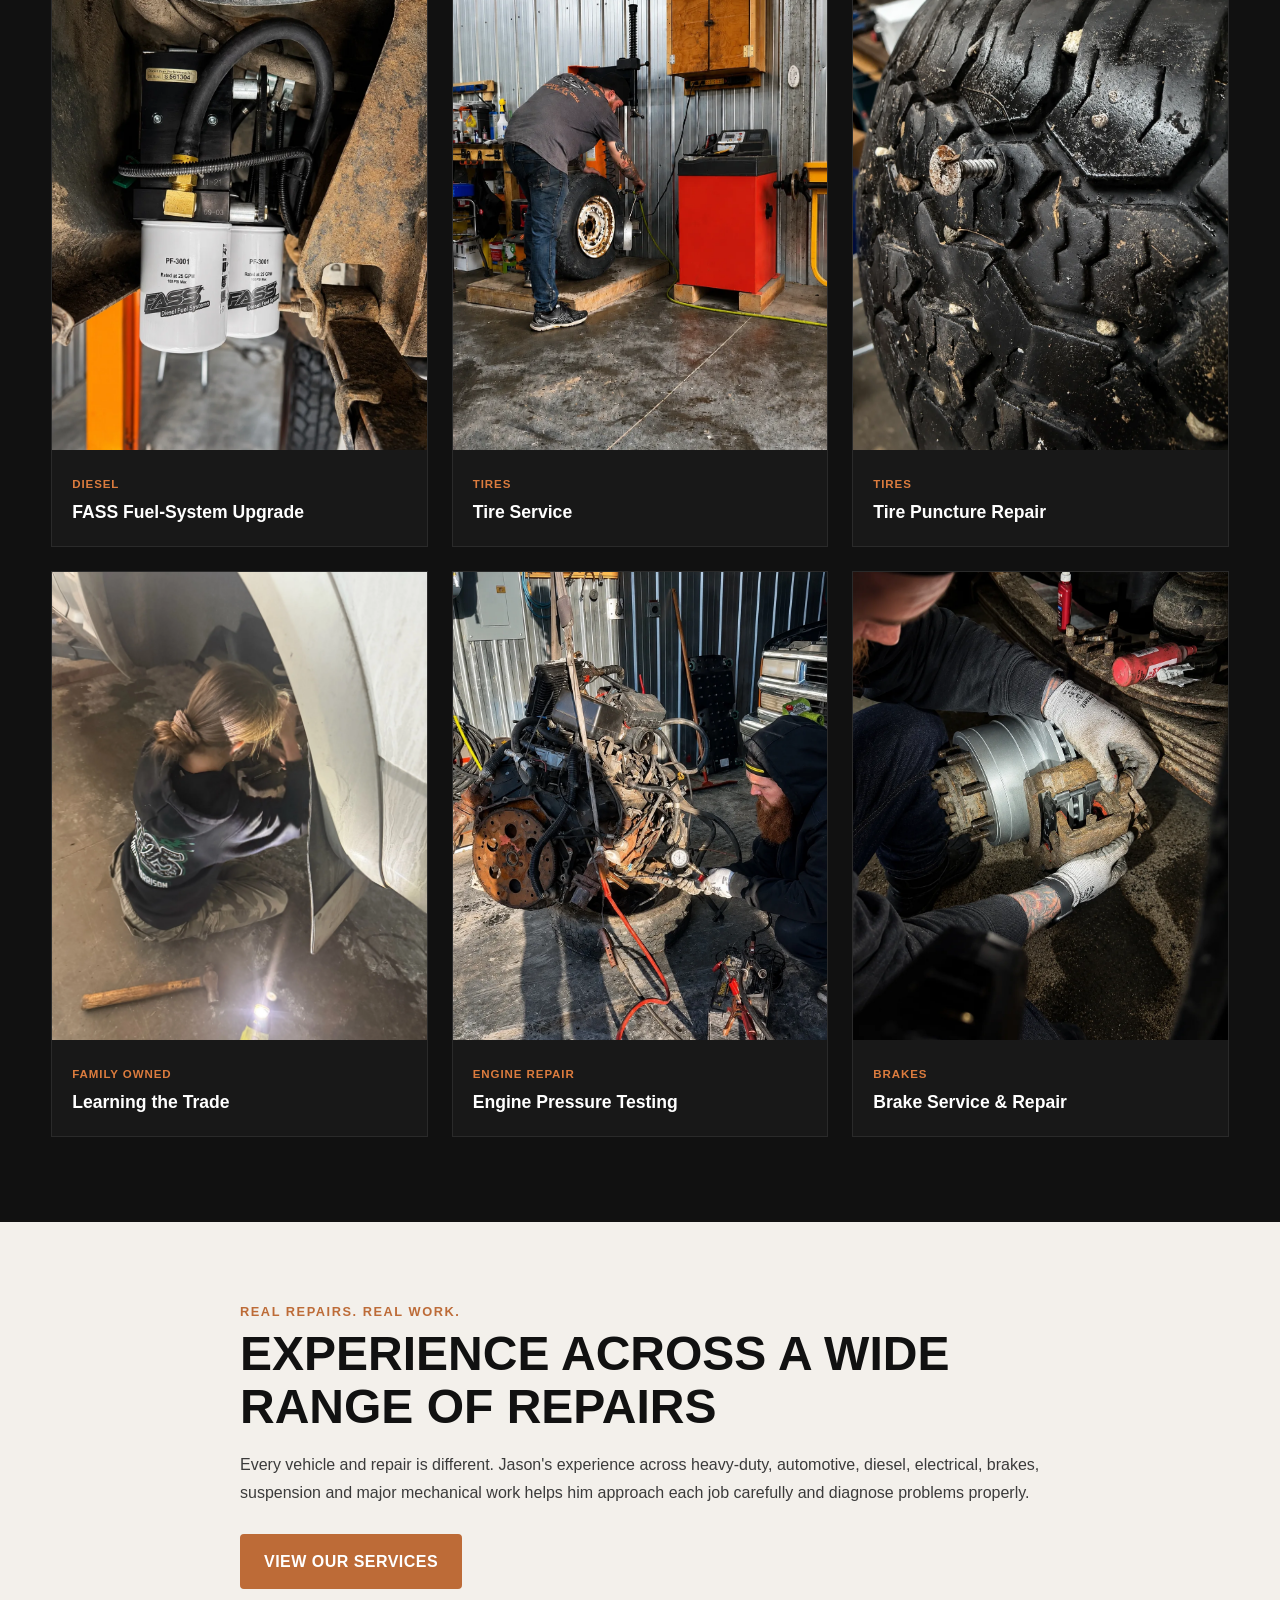
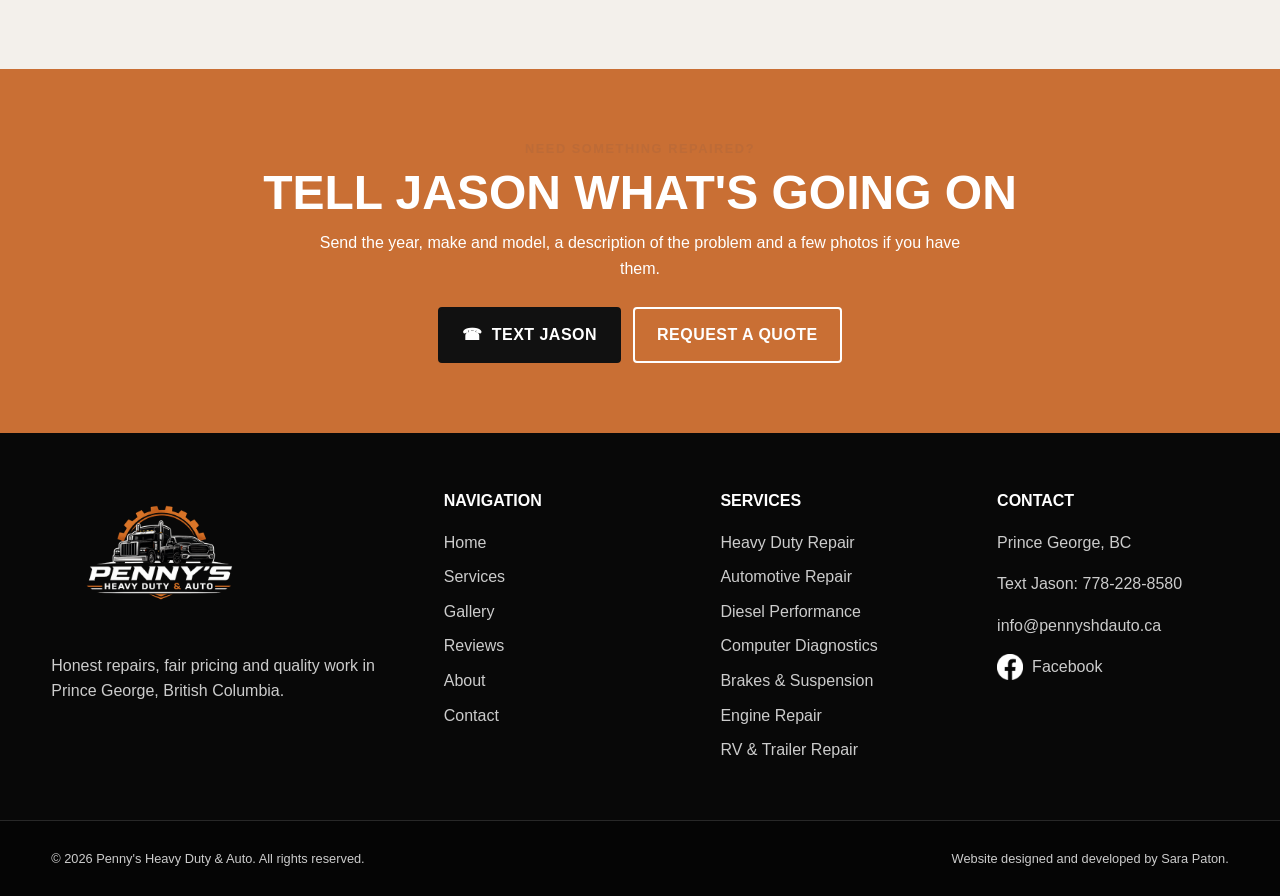
<file: gallery.html>
<!doctype html>

<html lang="en">
  <head>
    <!-- Google tag (gtag.js) -->
    <script
      async
      src="https://www.googletagmanager.com/gtag/js?id=G-JS1GH838F4"
    ></script>
    <script>
      window.dataLayer = window.dataLayer || [];
      function gtag() {
        dataLayer.push(arguments);
      }
      gtag('js', new Date());

      gtag('config', 'G-JS1GH838F4');
    </script>

    <meta charset="UTF-8" />

    <meta
      name="viewport"
      content="width=device-width, initial-scale=1.0"
    />

    <title>Gallery | Penny's Heavy Duty &amp; Auto | Prince George, BC</title>

    <meta
      name="description"
      content="View recent heavy-duty, automotive, diesel, brake, engine, diagnostic and repair work completed by Penny's Heavy Duty & Auto in Prince George, BC."
    />

    <!-- Social sharing preview -->
    <meta
      property="og:title"
      content="Gallery | Penny's Heavy Duty & Auto"
    />

    <meta
      property="og:description"
      content="View recent heavy-duty and automotive repair work completed by Penny's Heavy Duty & Auto in Prince George, BC."
    />

    <meta property="og:type" content="website" />

    <meta
      property="og:url"
      content="https://pennyshdauto.ca/gallery.html"
    />

    <meta
      property="og:image"
      content="https://pennyshdauto.ca/images/logo/pennys-social-share.jpg"
    />

    <meta property="og:image:width" content="1200" />

    <meta property="og:image:height" content="630" />

    <meta
      property="og:image:alt"
      content="Penny's Heavy Duty & Auto logo"
    />

    <link
      rel="canonical"
      href="https://pennyshdauto.ca/gallery.html"
    />

    <link
      rel="icon"
      type="image/svg+xml"
      href="images/favicon/penny-favicon-optimized.svg"
    />

    <link rel="stylesheet" href="css/normalize.css" />

    <link rel="stylesheet" href="css/styles.css" />

    <link rel="stylesheet" href="css/gallery.css" />

    <script src="scripts/script.js" defer></script>
  </head>

  <body>
  <!-- Skip link for keyboard and screen-reader users -->
  <a class="skip-link" href="#main-content">Skip to main content</a>

    <!-- =========================
         Header
    ========================== -->

    <header class="site-header">
      <div class="header-inner">
        <a
          class="site-logo"
          href="index.html"
          aria-label="Penny's Heavy Duty & Auto home"
        >
          <img
            src="images/logo/logo-web-600.png"
            alt="Penny's Heavy Duty & Auto"
          />
        </a>

        <button
          class="menu-button"
          type="button"
          aria-label="Open navigation menu"
          aria-expanded="false"
          aria-controls="main-navigation"
        >
          <span></span>
          <span></span>
          <span></span>
        </button>

        <nav
          id="main-navigation"
          class="site-nav"
          aria-label="Main navigation"
        >
          <ul class="nav-list">
            <li>
              <a href="index.html">Home</a>
            </li>

            <li>
              <a href="services.html">Services</a>
            </li>

            <li>
              <a
                class="active"
                href="gallery.html"
                aria-current="page"
              >
                Gallery
              </a>
            </li>

            <li>
              <a href="index.html#reviews">Reviews</a>
            </li>

            <li>
              <a href="about.html">About</a>
            </li>

            <li>
              <a href="contact.html">Contact</a>
            </li>
          </ul>
        </nav>
      </div>
    </header>

    <main id="main-content">
      <!-- =========================
           Gallery Hero
      ========================== -->

      <section class="gallery-hero">
        <div class="gallery-hero-inner">
          <h1>Our Work</h1>

          <p>
            A look at recent heavy-duty, automotive, diesel, diagnostic and
            repair work completed by Penny's Heavy Duty &amp; Auto.
          </p>
        </div>
      </section>

      <!-- =========================
           Gallery Introduction
      ========================== -->

      <section class="gallery-intro">
        <div class="gallery-section-inner">
          <p class="section-eyebrow">Recent Repairs</p>

          <h2>Quality Work You Can See</h2>

          <p class="gallery-intro-text">
            From major mechanical repairs and diagnostics to brakes, suspension,
            diesel work and everyday automotive repairs, every job receives the
            same careful attention and honest workmanship.
          </p>
        </div>
      </section>

      <!-- =========================
           Gallery
      ========================== -->

      <section class="gallery-section" aria-labelledby="gallery-heading">
        <div class="gallery-section-inner">
          <h2 id="gallery-heading" class="visually-hidden">
            Penny's Heavy Duty &amp; Auto Repair Gallery
          </h2>

          <div class="gallery-grid">
            <!-- Front-End Inspection -->

            <figure class="gallery-item gallery-item-featured">
              <div class="gallery-image">
                <img
                  src="images/gallery/front-end-inspection-repair.webp"
                  alt="Front-end inspection and repair on a pickup truck in the shop"
                  loading="lazy"
                />
              </div>

              <figcaption>
                <span class="gallery-category">Automotive</span>
                <h3>Front-End Inspection &amp; Repair</h3>
              </figcaption>
            </figure>

            <!-- Heavy Duty Truck -->

            <figure class="gallery-item">
              <div class="gallery-image">
                <img
                  src="images/gallery/heavy-duty-truck-service.webp"
                  alt="Heavy-duty truck service being performed outdoors"
                  loading="lazy"
                />
              </div>

              <figcaption>
                <span class="gallery-category">Heavy Duty</span>
                <h3>Heavy-Duty Truck Service</h3>
              </figcaption>
            </figure>

            <!-- Seasonal Tire Changeover -->

            <figure class="gallery-item">
              <div class="gallery-image">
                <img
                  src="images/gallery/pennys-auto-repair-ford-ranger.webp"
                  alt="Seasonal tire changeover being performed on a Ford Ranger"
                  loading="lazy"
                />
              </div>

              <figcaption>
                <span class="gallery-category">Tire Service</span>
                <h3>Seasonal Tire Changeover</h3>
              </figcaption>
            </figure>

            <!-- Diesel Truck Repair -->

            <figure class="gallery-item gallery-item-wide">
              <div class="gallery-image">
                <img
                  src="images/gallery/diesel-truck-repair.webp"
                  alt="Diesel pickup truck raised in the shop for mechanical repair"
                  loading="lazy"
                />
              </div>

              <figcaption>
                <span class="gallery-category">Diesel</span>
                <h3>Diesel Truck Repair</h3>
              </figcaption>
            </figure>

            <!-- Engine Swap -->

            <figure class="gallery-item">
              <div class="gallery-image">
                <img
                  src="images/gallery/engine-swap-gallery-optimized.webp"
                  alt="Engine replacement being completed in the repair shop"
                  loading="lazy"
                />
              </div>

              <figcaption>
                <span class="gallery-category">Engine Repair</span>
                <h3>Engine Swap</h3>
              </figcaption>
            </figure>

            <!-- Computer Diagnostics -->

            <figure class="gallery-item">
              <div class="gallery-image">
                <img
                  src="images/gallery/diagnostic-optimized.webp"
                  alt="Vehicle diagnostic work being performed in the shop"
                  loading="lazy"
                />
              </div>

              <figcaption>
                <span class="gallery-category">Diagnostics</span>
                <h3>Computer Diagnostics</h3>
              </figcaption>
            </figure>

            <!-- Front-End Repair -->

            <figure class="gallery-item">
              <div class="gallery-image">
                <img
                  src="images/gallery/front-end-repair.webp"
                  alt="Front-end axle and suspension repair"
                  loading="lazy"
                />
              </div>

              <figcaption>
                <span class="gallery-category">Suspension</span>
                <h3>Front-End Repair</h3>
              </figcaption>
            </figure>

            <!-- Axle Replacement -->

            <figure class="gallery-item">
              <div class="gallery-image">
                <img
                  src="images/gallery/axle-replacement-optimized.webp"
                  alt="Axle component being repaired or replaced"
                  loading="lazy"
                />
              </div>

              <figcaption>
                <span class="gallery-category">Drivetrain</span>
                <h3>Axle Replacement</h3>
              </figcaption>
            </figure>

            <!-- Truck Brake Repair -->

            <figure class="gallery-item gallery-item-featured">
              <div class="gallery-image">
                <img
                  src="images/gallery/brake-repair.webp"
                  alt="Truck drum brake assembly during brake repair"
                  loading="lazy"
                />
              </div>

              <figcaption>
                <span class="gallery-category">Brakes</span>
                <h3>Truck Brake Repair</h3>
              </figcaption>
            </figure>

            <!-- Wheel Bearing Repair -->

            <figure class="gallery-item">
              <div class="gallery-image">
                <img
                  src="images/gallery/wheel-bearing-repair.webp"
                  alt="Wheel bearings removed for inspection and replacement"
                  loading="lazy"
                />
              </div>

              <figcaption>
                <span class="gallery-category">Drivetrain</span>
                <h3>Wheel Bearing Repair</h3>
              </figcaption>
            </figure>

            <!-- Dashboard Removal -->

            <figure class="gallery-item gallery-item-wide">
              <div class="gallery-image">
                <img
                  src="images/gallery/dash-removal-heater-core.webp"
                  alt="Vehicle dashboard disassembled for heater core repair"
                  loading="lazy"
                />
              </div>

              <figcaption>
                <span class="gallery-category">HVAC Repair</span>
                <h3>Dashboard Removal</h3>
              </figcaption>
            </figure>

            <!-- Heater Core Replacement -->

            <figure class="gallery-item">
              <div class="gallery-image">
                <img
                  src="images/gallery/heater-core-repair.webp"
                  alt="HVAC and heater core assembly removed from a vehicle"
                  loading="lazy"
                />
              </div>

              <figcaption>
                <span class="gallery-category">HVAC Repair</span>
                <h3>Heater Core Replacement</h3>
              </figcaption>
            </figure>

            <!-- FASS Fuel System -->

            <figure class="gallery-item">
              <div class="gallery-image">
                <img
                  src="images/gallery/fass-fuel-system-optimized.webp"
                  alt="FASS diesel fuel system installed during a diesel upgrade"
                  loading="lazy"
                />
              </div>

              <figcaption>
                <span class="gallery-category">Diesel</span>
                <h3>FASS Fuel-System Upgrade</h3>
              </figcaption>
            </figure>

            <!-- Tire Service -->

            <figure class="gallery-item">
              <div class="gallery-image">
                <img
                  src="images/gallery/tire-service-photo-optimized.webp"
                  alt="Tire service being performed in the repair shop"
                  loading="lazy"
                />
              </div>

              <figcaption>
                <span class="gallery-category">Tires</span>
                <h3>Tire Service</h3>
              </figcaption>
            </figure>

            <!-- Tire Puncture -->

            <figure class="gallery-item">
              <div class="gallery-image">
                <img
                  src="images/gallery/tire-puncture-optimized.webp"
                  alt="Damaged tire being inspected for puncture repair"
                  loading="lazy"
                />
              </div>

              <figcaption>
                <span class="gallery-category">Tires</span>
                <h3>Tire Puncture Repair</h3>
              </figcaption>
            </figure>

            <!-- Family Owned -->

            <figure class="gallery-item gallery-item-wide">
              <div class="gallery-image">
                <img
                  src="images/gallery/family-owned-brakes-optimized.webp"
                  alt="Family member helping with brake work in the repair shop"
                  loading="lazy"
                />
              </div>

              <figcaption>
                <span class="gallery-category">Family Owned</span>
                <h3>Learning the Trade</h3>
              </figcaption>
            </figure>

            <!-- Engine Pressure Test -->

            <figure class="gallery-item">
              <div class="gallery-image">
                <img
                  src="images/gallery/engine-pressure-test-optimized.webp"
                  alt="Mechanic performing a pressure test on an engine"
                  loading="lazy"
                />
              </div>

              <figcaption>
                <span class="gallery-category">Engine Repair</span>
                <h3>Engine Pressure Testing</h3>
              </figcaption>
            </figure>

            <!-- Brake Service & Repair -->

            <figure class="gallery-item">
              <div class="gallery-image">
                <img
                  src="images/gallery/brake-repair-optimized.webp"
                  alt="Mechanic performing brake service and repair"
                  loading="lazy"
                />
              </div>

              <figcaption>
                <span class="gallery-category">Brakes</span>
                <h3>Brake Service &amp; Repair</h3>
              </figcaption>
            </figure>
          </div>
        </div>
      </section>

      <!-- =========================
           Gallery Message
      ========================== -->

      <section class="gallery-message-section">
        <div class="gallery-section-inner gallery-message-inner">
          <p class="section-eyebrow">Real Repairs. Real Work.</p>

          <h2>Experience Across a Wide Range of Repairs</h2>

          <p>
            Every vehicle and repair is different. Jason's experience across
            heavy-duty, automotive, diesel, electrical, brakes, suspension and
            major mechanical work helps him approach each job carefully and
            diagnose problems properly.
          </p>

          <a class="button button-primary" href="services.html">
            View Our Services
          </a>
        </div>
      </section>

      <!-- =========================
           Call to Action
      ========================== -->

      <section class="gallery-cta">
        <div class="gallery-cta-inner">
          <div>
            <p class="section-eyebrow">Need Something Repaired?</p>

            <h2>Tell Jason What's Going On</h2>

            <p>
              Send the year, make and model, a description of the problem and a
              few photos if you have them.
            </p>
          </div>

          <div class="gallery-cta-buttons">
            <a
              class="button button-primary"
              href="sms:+17782288580?body=Hi%20Jason%2C%20I%27m%20looking%20for%20a%20quote."
            >
              <span aria-hidden="true">☎</span>
              Text Jason
            </a>

            <a class="button button-outline" href="contact.html">
              Request a Quote
            </a>
          </div>
        </div>
      </section>
    </main>

    <!-- =========================
         Footer
    ========================== -->

    <footer class="site-footer" id="site-footer">
      <div class="container footer-grid">
        <!-- Footer Brand -->

        <div class="footer-brand" id="footer-brand">
          <img
            class="footer-logo"
            src="images/logo/logo-web-600.png"
            alt="Penny's Heavy Duty & Auto"
          />

          <p class="footer-description">
            Honest repairs, fair pricing and quality work in Prince George,
            British Columbia.
          </p>
        </div>

        <!-- Footer Navigation -->

        <div class="footer-column footer-navigation" id="footer-navigation">
          <h2>Navigation</h2>

          <ul class="footer-nav-list">
            <li>
              <a href="index.html">Home</a>
            </li>

            <li>
              <a href="services.html">Services</a>
            </li>

            <li>
              <a href="gallery.html">Gallery</a>
            </li>

            <li>
              <a href="index.html#reviews">Reviews</a>
            </li>

            <li>
              <a href="about.html">About</a>
            </li>

            <li>
              <a href="contact.html">Contact</a>
            </li>
          </ul>
        </div>

        <!-- Footer Services -->

        <div class="footer-column footer-services" id="footer-services">
          <h2>Services</h2>

          <ul class="footer-services-list">
            <li>Heavy Duty Repair</li>
            <li>Automotive Repair</li>
            <li>Diesel Performance</li>
            <li>Computer Diagnostics</li>
            <li>Brakes &amp; Suspension</li>
            <li>Engine Repair</li>
            <li>RV &amp; Trailer Repair</li>
          </ul>
        </div>

        <!-- Footer Contact -->

        <div class="footer-column footer-contact" id="footer-contact">
          <h2>Contact</h2>

          <address>
            <p>Prince George, BC</p>

            <p>
              <a class="footer-text-link" href="sms:+17782288580">
                Text Jason: 778-228-8580
              </a>
            </p>

            <p>
              <a class="footer-email" href="mailto:info@pennyshdauto.ca">
                info@pennyshdauto.ca
              </a>
            </p>

            <p>
              <a
                class="facebook-link"
                href="https://www.facebook.com/Pennysheavydutyauto"
                target="_blank"
                rel="noopener noreferrer"
              >
                <img
                  class="facebook-icon"
                  src="images/icons/facebook.png"
                  alt=""
                  aria-hidden="true"
                />

                <span>Facebook</span>
              </a>
            </p>
          </address>
        </div>
      </div>

      <!-- Footer Bottom -->

      <div class="footer-bottom" id="footer-bottom">
        <div class="container footer-bottom-inner">
          <p class="footer-copyright">
            &copy; 2026 Penny's Heavy Duty &amp; Auto. All rights reserved.
          </p>

          <p class="footer-credit">
            Website designed and developed by Sara Paton.
          </p>
        </div>
      </div>
    </footer>
  </body>
</html>
</file>
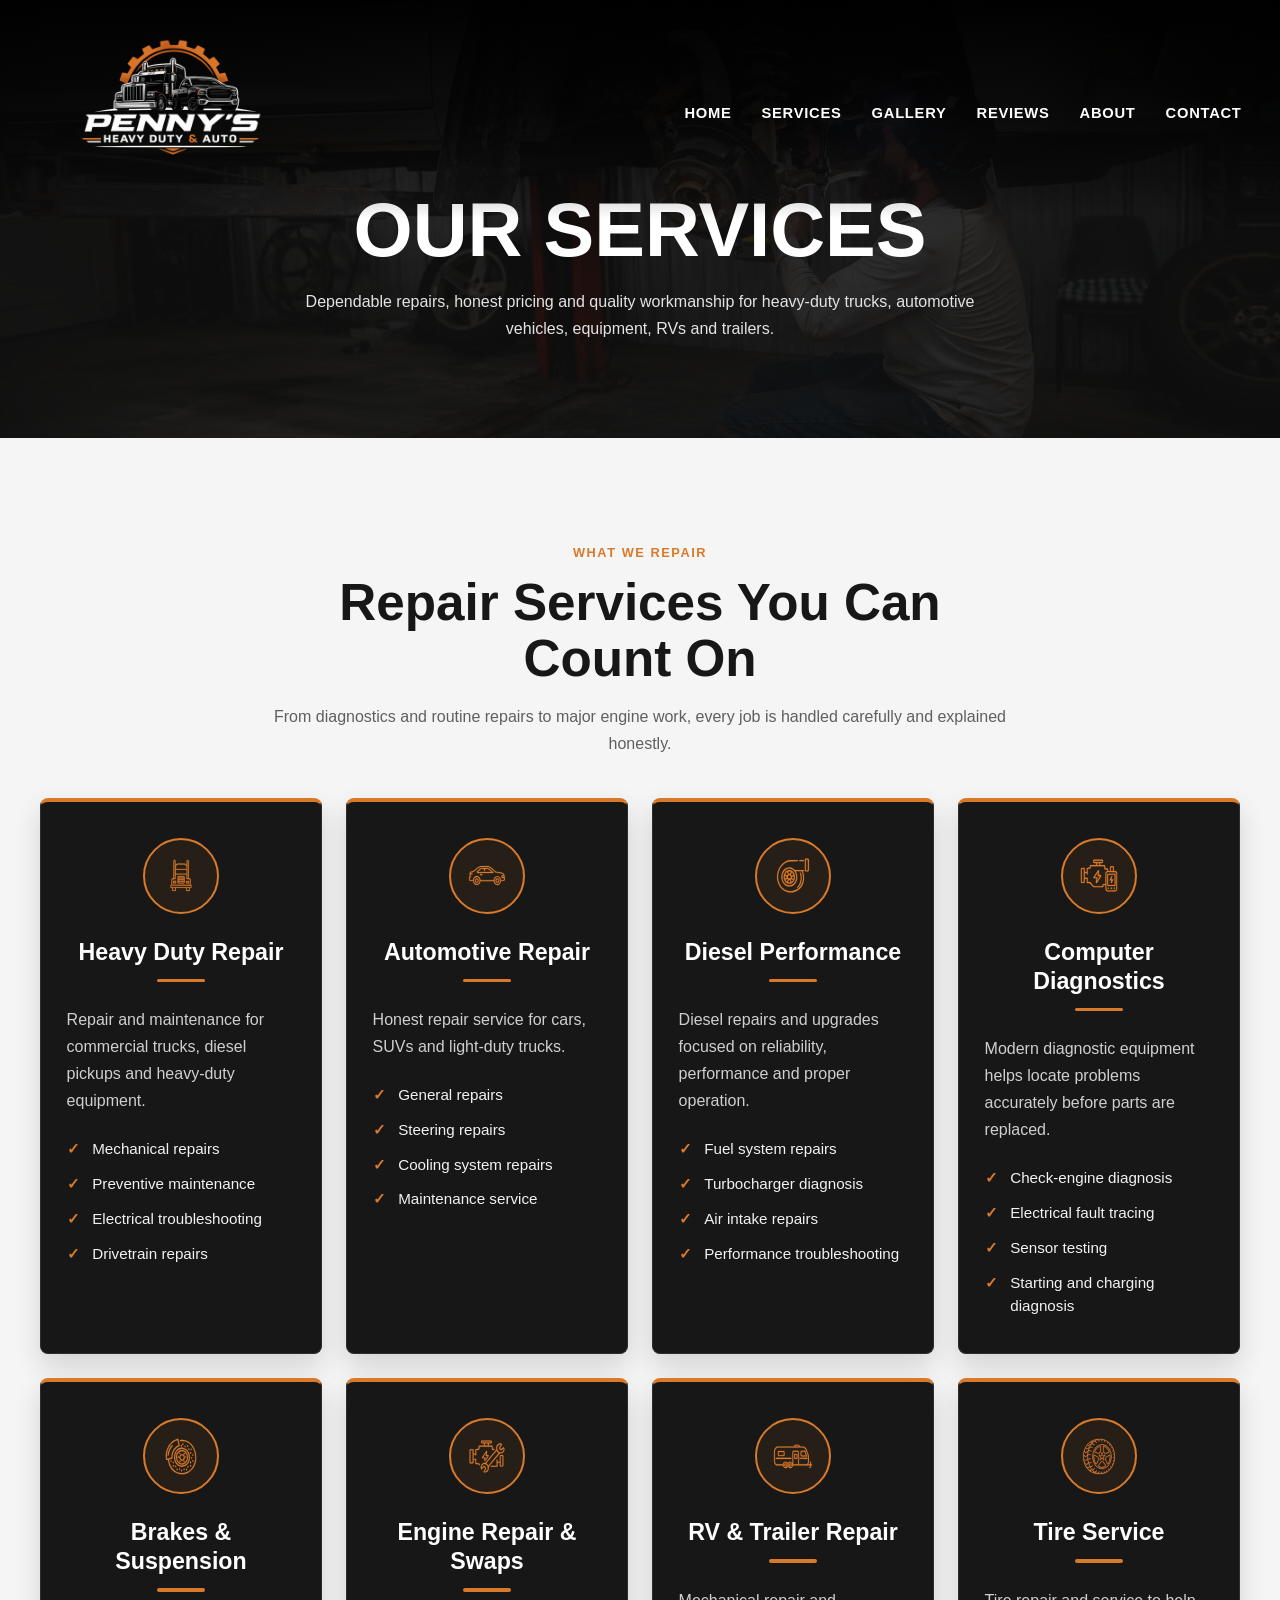
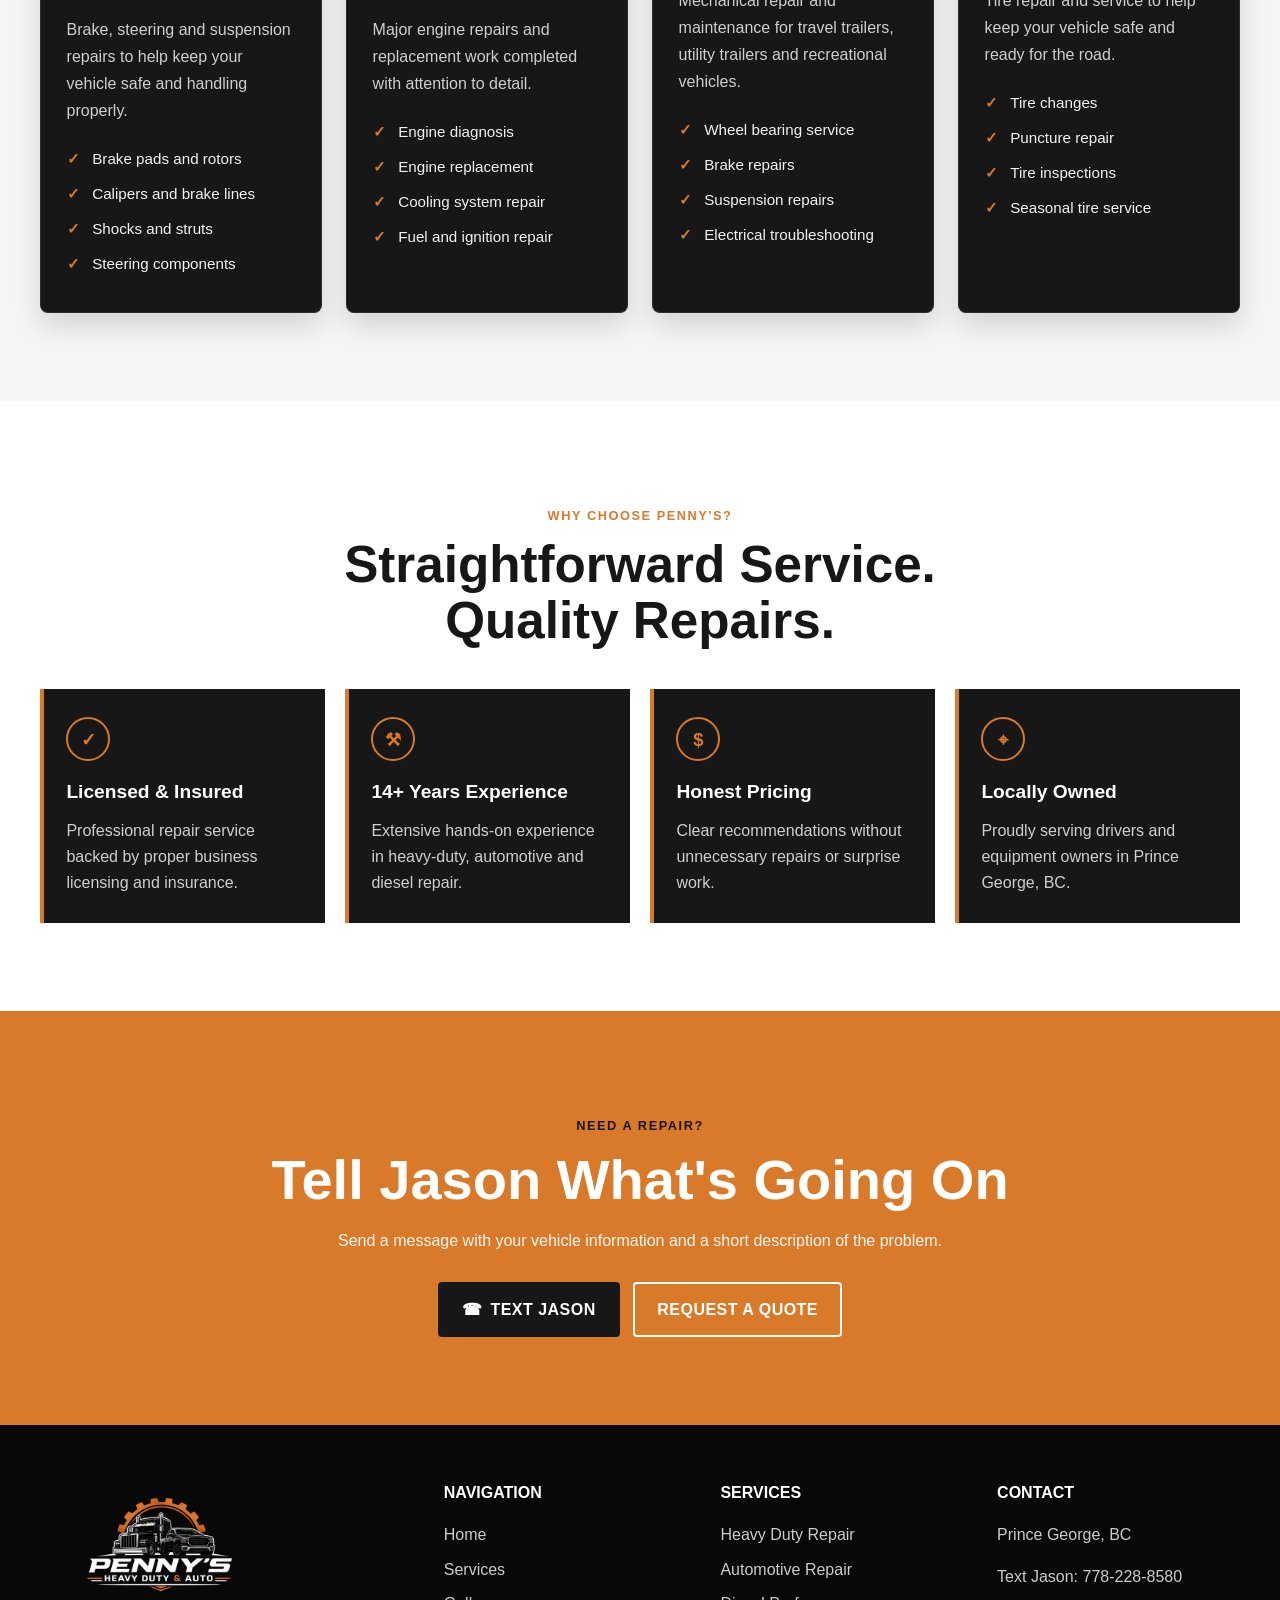
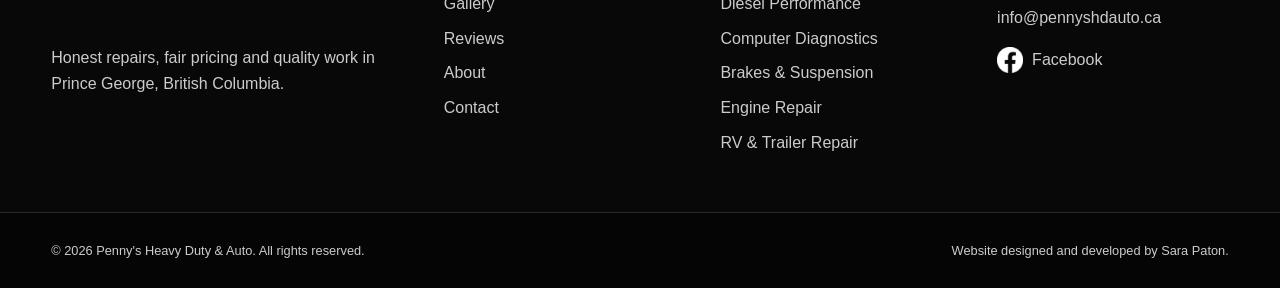
<file: services.html>
<!doctype html>

<html lang="en">
  <head>
    <!-- Google tag (gtag.js) -->
    <script
      async
      src="https://www.googletagmanager.com/gtag/js?id=G-JS1GH838F4"
    ></script>
    <script>
      window.dataLayer = window.dataLayer || [];
      function gtag() {
        dataLayer.push(arguments);
      }
      gtag("js", new Date());

      gtag("config", "G-JS1GH838F4");
    </script>

    <meta charset="UTF-8" />

    <meta name="viewport" content="width=device-width, initial-scale=1.0" />

    <title>Services | Penny's Heavy Duty &amp; Auto | Prince George, BC</title>

    <meta
      name="description"
      content="Heavy duty, automotive, diesel, RV, trailer, diagnostics, brake, suspension, engine and tire repair services in Prince George, BC."
    />

    <!-- Social sharing preview -->
    <meta property="og:title" content="Services | Penny's Heavy Duty & Auto" />

    <meta
      property="og:description"
      content="Heavy duty, automotive, diesel, RV, trailer, diagnostics, brake, suspension, engine and tire repair services in Prince George, BC."
    />

    <meta property="og:type" content="website" />

    <meta property="og:url" content="https://pennyshdauto.ca/services.html" />

    <meta
      property="og:image"
      content="https://pennyshdauto.ca/images/logo/pennys-social-share.jpg"
    />

    <meta property="og:image:width" content="1200" />

    <meta property="og:image:height" content="630" />

    <meta property="og:image:alt" content="Penny's Heavy Duty & Auto logo" />

    <link rel="canonical" href="https://pennyshdauto.ca/services.html" />

    <link
      rel="icon"
      href="images/favicon/penny-favicon-optimized.svg"
      type="image/svg+xml"
    />

    <link rel="stylesheet" href="css/normalize.css" />

    <link rel="stylesheet" href="css/styles.css" />

    <link rel="stylesheet" href="css/services.css" />

    <script src="scripts/script.js" defer></script>
  </head>

  <body>
    <!-- Skip link for keyboard and screen-reader users -->
    <a class="skip-link" href="#main-content">Skip to main content</a>

    <!-- =========================
         Header
    ========================== -->

    <header class="site-header">
      <div class="header-inner">
        <a
          class="site-logo"
          href="index.html"
          aria-label="Penny's Heavy Duty & Auto home"
        >
          <img
            src="images/logo/logo-web-600.png"
            alt="Penny's Heavy Duty & Auto"
          />
        </a>

        <button
          class="menu-button"
          type="button"
          aria-label="Open navigation menu"
          aria-expanded="false"
          aria-controls="main-navigation"
        >
          <span></span>
          <span></span>
          <span></span>
        </button>

        <nav id="main-navigation" class="site-nav" aria-label="Main navigation">
          <ul class="nav-list">
            <li>
              <a href="index.html">Home</a>
            </li>

            <li>
              <a class="active" href="services.html" aria-current="page">
                Services
              </a>
            </li>

            <li>
              <a href="gallery.html">Gallery</a>
            </li>

            <li>
              <a href="index.html#reviews">Reviews</a>
            </li>

            <li>
              <a href="about.html">About</a>
            </li>

            <li>
              <a href="contact.html">Contact</a>
            </li>
          </ul>
        </nav>
      </div>
    </header>

    <main id="main-content">
      <!-- =========================
           Services Hero
      ========================== -->

      <section class="page-hero services-hero">
        <div class="page-hero-inner">
          <!-- <p class="section-eyebrow">Penny's Heavy Duty &amp; Auto</p> -->

          <h1>Our Services</h1>

          <p class="page-hero-text">
            Dependable repairs, honest pricing and quality workmanship for
            heavy-duty trucks, automotive vehicles, equipment, RVs and trailers.
          </p>
        </div>
      </section>

      <!-- =========================
           Services Grid
      ========================== -->

      <section class="services-page-section">
        <div class="section-inner">
          <div class="section-heading">
            <p class="section-eyebrow">What We Repair</p>

            <h2>Repair Services You Can Count On</h2>

            <p>
              From diagnostics and routine repairs to major engine work, every
              job is handled carefully and explained honestly.
            </p>
          </div>

          <div class="services-page-grid">
            <article class="service-detail-card">
              <img
                class="service-detail-icon"
                src="images/icons/heavy-duty-repair.svg"
                alt=""
                aria-hidden="true"
              />

              <h3>Heavy Duty Repair</h3>

              <p>
                Repair and maintenance for commercial trucks, diesel pickups and
                heavy-duty equipment.
              </p>

              <ul class="service-detail-list">
                <li>Mechanical repairs</li>
                <li>Preventive maintenance</li>
                <li>Electrical troubleshooting</li>
                <li>Drivetrain repairs</li>
              </ul>
            </article>

            <article class="service-detail-card">
              <img
                class="service-detail-icon"
                src="images/icons/automotive-repair.svg"
                alt=""
                aria-hidden="true"
              />

              <h3>Automotive Repair</h3>

              <p>Honest repair service for cars, SUVs and light-duty trucks.</p>

              <ul class="service-detail-list">
                <li>General repairs</li>
                <li>Steering repairs</li>
                <li>Cooling system repairs</li>
                <li>Maintenance service</li>
              </ul>
            </article>

            <article class="service-detail-card">
              <img
                class="service-detail-icon"
                src="images/icons/diesel-performance.svg"
                alt=""
                aria-hidden="true"
              />

              <h3>Diesel Performance</h3>

              <p>
                Diesel repairs and upgrades focused on reliability, performance
                and proper operation.
              </p>

              <ul class="service-detail-list">
                <li>Fuel system repairs</li>
                <li>Turbocharger diagnosis</li>
                <li>Air intake repairs</li>
                <li>Performance troubleshooting</li>
              </ul>
            </article>

            <article class="service-detail-card">
              <img
                class="service-detail-icon"
                src="images/icons/computer-diagnostics.svg"
                alt=""
                aria-hidden="true"
              />

              <h3>Computer Diagnostics</h3>

              <p>
                Modern diagnostic equipment helps locate problems accurately
                before parts are replaced.
              </p>

              <ul class="service-detail-list">
                <li>Check-engine diagnosis</li>
                <li>Electrical fault tracing</li>
                <li>Sensor testing</li>
                <li>Starting and charging diagnosis</li>
              </ul>
            </article>

            <article class="service-detail-card">
              <img
                class="service-detail-icon"
                src="images/icons/brakes-suspension.svg"
                alt=""
                aria-hidden="true"
              />

              <h3>Brakes &amp; Suspension</h3>

              <p>
                Brake, steering and suspension repairs to help keep your vehicle
                safe and handling properly.
              </p>

              <ul class="service-detail-list">
                <li>Brake pads and rotors</li>
                <li>Calipers and brake lines</li>
                <li>Shocks and struts</li>
                <li>Steering components</li>
              </ul>
            </article>

            <article class="service-detail-card">
              <img
                class="service-detail-icon"
                src="images/icons/engine-repair.svg"
                alt=""
                aria-hidden="true"
              />

              <h3>Engine Repair &amp; Swaps</h3>

              <p>
                Major engine repairs and replacement work completed with
                attention to detail.
              </p>

              <ul class="service-detail-list">
                <li>Engine diagnosis</li>
                <li>Engine replacement</li>
                <li>Cooling system repair</li>
                <li>Fuel and ignition repair</li>
              </ul>
            </article>

            <article class="service-detail-card">
              <img
                class="service-detail-icon"
                src="images/icons/rv-trailer-repair.svg"
                alt=""
                aria-hidden="true"
              />

              <h3>RV &amp; Trailer Repair</h3>

              <p>
                Mechanical repair and maintenance for travel trailers, utility
                trailers and recreational vehicles.
              </p>

              <ul class="service-detail-list">
                <li>Wheel bearing service</li>
                <li>Brake repairs</li>
                <li>Suspension repairs</li>
                <li>Electrical troubleshooting</li>
              </ul>
            </article>

            <article class="service-detail-card">
              <img
                class="service-detail-icon"
                src="images/icons/tire-service.svg"
                alt=""
                aria-hidden="true"
              />

              <h3>Tire Service</h3>

              <p>
                Tire repair and service to help keep your vehicle safe and ready
                for the road.
              </p>

              <ul class="service-detail-list">
                <li>Tire changes</li>
                <li>Puncture repair</li>
                <li>Tire inspections</li>
                <li>Seasonal tire service</li>
              </ul>
            </article>
          </div>
        </div>
      </section>

      <!-- =========================
           Why Choose Penny's
      ========================== -->

      <section class="why-choose-section">
        <div class="section-inner">
          <div class="section-heading">
            <p class="section-eyebrow">Why Choose Penny's?</p>

            <h2>Straightforward Service. Quality Repairs.</h2>
          </div>

          <div class="why-choose-grid">
            <article class="why-choose-card">
              <span class="why-choose-symbol" aria-hidden="true">✓</span>

              <h3>Licensed &amp; Insured</h3>

              <p>
                Professional repair service backed by proper business licensing
                and insurance.
              </p>
            </article>

            <article class="why-choose-card">
              <span class="why-choose-symbol" aria-hidden="true">⚒</span>

              <h3>14+ Years Experience</h3>

              <p>
                Extensive hands-on experience in heavy-duty, automotive and
                diesel repair.
              </p>
            </article>

            <article class="why-choose-card">
              <span class="why-choose-symbol" aria-hidden="true">$</span>

              <h3>Honest Pricing</h3>

              <p>
                Clear recommendations without unnecessary repairs or surprise
                work.
              </p>
            </article>

            <article class="why-choose-card">
              <span class="why-choose-symbol" aria-hidden="true">⌖</span>

              <h3>Locally Owned</h3>

              <p>
                Proudly serving drivers and equipment owners in Prince George,
                BC.
              </p>
            </article>
          </div>
        </div>
      </section>

      <!-- =========================
           Call to Action
      ========================== -->

      <section class="services-cta">
        <div class="services-cta-inner">
          <p class="section-eyebrow">Need a Repair?</p>

          <h2>Tell Jason What's Going On</h2>

          <p>
            Send a message with your vehicle information and a short description
            of the problem.
          </p>

          <div class="hero-buttons">
            <a
              class="button button-primary"
              href="sms:+17782288580?body=Hi%20Jason%2C%20I%27m%20looking%20for%20a%20quote."
            >
              <span aria-hidden="true">☎</span>
              Text Jason
            </a>

            <a class="button button-outline" href="contact.html">
              Request a Quote
            </a>
          </div>
        </div>
      </section>
    </main>

    <!-- =========================
         Footer
    ========================== -->

    <footer class="site-footer" id="site-footer">
      <div class="container footer-grid">
        <div class="footer-brand" id="footer-brand">
          <img
            class="footer-logo"
            src="images/logo/logo-web-600.png"
            alt="Penny's Heavy Duty & Auto"
          />
          <p class="footer-description">
            Honest repairs, fair pricing and quality work in Prince George,
            British Columbia.
          </p>
        </div>

        <div class="footer-column footer-navigation" id="footer-navigation">
          <h2>Navigation</h2>
          <ul class="footer-nav-list">
            <li><a href="index.html">Home</a></li>
            <li><a href="services.html">Services</a></li>
            <li><a href="gallery.html">Gallery</a></li>
            <li><a href="index.html#reviews">Reviews</a></li>
            <li><a href="about.html">About</a></li>
            <li><a href="contact.html">Contact</a></li>
          </ul>
        </div>

        <div class="footer-column footer-services" id="footer-services">
          <h2>Services</h2>
          <ul class="footer-services-list">
            <li>Heavy Duty Repair</li>
            <li>Automotive Repair</li>
            <li>Diesel Performance</li>
            <li>Computer Diagnostics</li>
            <li>Brakes &amp; Suspension</li>
            <li>Engine Repair</li>
            <li>RV &amp; Trailer Repair</li>
          </ul>
        </div>

        <div class="footer-column footer-contact" id="footer-contact">
          <h2>Contact</h2>
          <address>
            <p>Prince George, BC</p>
            <p>
              <a class="footer-text-link" href="sms:+17782288580">
                Text Jason: 778-228-8580
              </a>
            </p>
            <p>
              <a class="footer-email" href="mailto:info@pennyshdauto.ca">
                info@pennyshdauto.ca
              </a>
            </p>
            <p>
              <a
                class="facebook-link"
                href="https://www.facebook.com/Pennysheavydutyauto"
                target="_blank"
                rel="noopener noreferrer"
              >
                <img
                  class="facebook-icon"
                  src="images/icons/facebook.png"
                  alt=""
                  aria-hidden="true"
                />
                <span>Facebook</span>
              </a>
            </p>
          </address>
        </div>
      </div>

      <div class="footer-bottom" id="footer-bottom">
        <div class="container footer-bottom-inner">
          <p class="footer-copyright">
            &copy; 2026 Penny's Heavy Duty &amp; Auto. All rights reserved.
          </p>
          <p class="footer-credit">
            Website designed and developed by Sara Paton.
          </p>
        </div>
      </div>
    </footer>
  </body>
</html>
</file>
<file: css/styles.css>
/* ========================================
   MOBILE / BASE — Mobile First
   Default styles apply from 320px up.
======================================== */

*,
*::before,
*::after {
  box-sizing: border-box;
}

html {
  scroll-behavior: smooth;
}

body {
  margin: 0;
  background-color: #111111;
  color: #ffffff;
  font-family: Arial, Helvetica, sans-serif;
  line-height: 1.6;
}

img {
  display: block;
  max-width: 100%;
}

a {
  color: inherit;
  text-decoration: none;
}

button,
input,
textarea,
select {
  font: inherit;
}

button {
  cursor: pointer;
}

.container {
  width: 90%;
  max-width: 1200px;
  margin-right: auto;
  margin-left: auto;
}

.visually-hidden {
  position: absolute;
  width: 1px;
  height: 1px;
  margin: -1px;
  padding: 0;
  overflow: hidden;
  border: 0;
  clip: rect(0 0 0 0);
  white-space: nowrap;
}

/* Skip link — accessibility */
.skip-link {
  position: absolute;
  top: -100px;
  left: 1rem;
  z-index: 9999;
  padding: 0.75rem 1rem;
  background-color: #ffffff;
  color: #000000;
  font-weight: 700;
}

.skip-link:focus {
  top: 1rem;
}

/* ========================================
   Header — Mobile
======================================== */

.site-header {
  position: absolute;
  z-index: 1000;
  top: 0;
  left: 0;
  width: 100%;
  background-image: linear-gradient(
    to bottom,
    rgba(0, 0, 0, 0.98),
    rgba(0, 0, 0, 0.75),
    rgba(0, 0, 0, 0)
  );
}

.header-inner {
  position: relative;
  width: 90%;
  min-height: 100px;
  margin-right: auto;
  margin-left: auto;
  display: flex;
  align-items: center;
  justify-content: space-between;
  gap: 20px;
  padding-top: 10px;
  padding-bottom: 10px;
}

.site-logo {
  position: relative;
  z-index: 2;
  display: flex;
  align-items: center;
  flex-shrink: 0;
  margin-left: -20px;
  transform: translateY(6px);
}

.site-logo img {
  width: 165px;
  height: auto;
}

/* ========================================
   Mobile Menu Button
======================================== */

.menu-button {
  display: block;
  width: 48px;
  height: 44px;
  margin-left: 0;
  padding: 8px 9px;
  border: 1px solid rgba(255, 255, 255, 0.4);
  border-radius: 4px;
  background-color: rgba(0, 0, 0, 0.45);
}

.menu-button span {
  display: block;
  width: 100%;
  height: 3px;
  margin: 5px 0;
  background-color: #ffffff;
  transition:
    transform 0.25s ease,
    opacity 0.25s ease;
}

/* ========================================
   Navigation — Mobile
======================================== */

.site-nav {
  position: absolute;
  top: 100px;
  right: 0;
  left: 0;
  display: none;
  margin: 0;
  padding: 10px 5% 20px;
  background-color: rgba(5, 5, 5, 0.98);
  border-top: 1px solid rgba(255, 255, 255, 0.12);
}

.site-nav.open {
  display: block;
}

.nav-list {
  display: block;
  margin: 0;
  padding: 0;
  list-style: none;
}

.nav-list a {
  display: block;
  padding: 15px 5px;
  border-bottom: 1px solid rgba(255, 255, 255, 0.14);
  color: #ffffff;
  font-weight: 800;
  letter-spacing: 0.05em;
  text-transform: uppercase;
  transition:
    color 0.25s ease,
    padding-left 0.25s ease;
}

.nav-list a:hover,
.nav-list a:focus {
  padding-left: 12px;
  color: #dc7c3e;
}

/* ========================================
   Hero — Mobile
======================================== */

.hero {
  position: relative;
  min-height: 780px;
  display: flex;
  align-items: flex-end;
  overflow: hidden;

  background-image:
    linear-gradient(
      to bottom,
      rgba(0, 0, 0, 0.05) 0%,
      rgba(0, 0, 0, 0.18) 30%,
      rgba(0, 0, 0, 0.82) 67%,
      rgba(0, 0, 0, 0.98) 100%
    ),
    url("../images/hero/hero-optimized.webp");

  background-position: 66% center;
  background-size: cover;
  background-repeat: no-repeat;
}

.hero::after {
  content: "";
  position: absolute;
  right: 0;
  bottom: 0;
  left: 0;
  height: 120px;
  background-image: linear-gradient(
    to bottom,
    rgba(0, 0, 0, 0),
    rgba(0, 0, 0, 0.7)
  );
  pointer-events: none;
}

.hero-inner {
  position: relative;
  z-index: 2;
  width: 90%;
  margin-right: auto;
  margin-left: auto;
  padding-top: 175px;
  padding-bottom: 48px;
}

.hero-content {
  max-width: 620px;
}

.hero-eyebrow {
  display: none;
}

.hero-title {
  max-width: 100%;
  margin: 0;
  color: #ffffff;
  font-family: Impact, "Arial Narrow", sans-serif;
  font-size: clamp(2.65rem, 12vw, 4rem);
  font-weight: 900;
  line-height: 0.97;
  letter-spacing: 0;
  text-transform: uppercase;
  text-shadow: 3px 4px 0 rgba(0, 0, 0, 0.35);
}

.hero-title span {
  color: #bd6b37;
}

.hero-subtitle {
  margin: 22px 0 0;
  color: #ffffff;
  font-size: 1rem;
  font-weight: 800;
  line-height: 1.9;
  letter-spacing: 0.06em;
  text-transform: uppercase;
}

.hero-subtitle span {
  margin-right: 5px;
  margin-left: 5px;
  color: #bd6b37;
}

.trust-list {
  display: grid;
  gap: 12px;
  margin: 26px 0 0;
  padding: 0;
  list-style: none;
}

.trust-list li {
  display: flex;
  align-items: center;
  gap: 10px;
  font-size: 0.88rem;
  font-weight: 800;
  text-transform: uppercase;
}

.trust-symbol {
  color: #bd6b37;
  font-size: 1.35rem;
}

.hero-buttons {
  display: grid;
  grid-template-columns: 1fr;
  gap: 14px;
  margin-top: 30px;
}

/* ========================================
   Buttons — Mobile
======================================== */

.button {
  width: 100%;
  min-height: 52px;
  display: inline-flex;
  align-items: center;
  justify-content: center;
  gap: 9px;
  padding: 13px 22px;
  border: 2px solid #bd6b37;
  border-radius: 4px;
  font-weight: 800;
  letter-spacing: 0.03em;
  text-align: center;
  text-transform: uppercase;
  transition:
    background-color 0.25s ease,
    color 0.25s ease,
    transform 0.25s ease;
}

.button:hover,
.button:focus {
  transform: translateY(-2px);
}

.button-primary {
  background-color: #bd6b37;
  color: #ffffff;
}

.button-primary:hover,
.button-primary:focus {
  background-color: #dc7c3e;
}

.button-outline {
  background-color: transparent;
  color: #ffffff;
}

.button-outline:hover,
.button-outline:focus {
  background-color: #bd6b37;
}

.button-light {
  border-color: #ffffff;
  background-color: #ffffff;
  color: #111111;
}

.button-light:hover,
.button-light:focus {
  background-color: transparent;
  color: #ffffff;
}

.button-dark {
  border-color: #111111;
  background-color: #111111;
  color: #ffffff;
}

.button-dark:hover,
.button-dark:focus {
  border-color: #ffffff;
  background-color: transparent;
}

/* ========================================
   Service Strip — Mobile
======================================== */

.service-strip {
  position: relative;
  z-index: 3;
  border-top: 1px solid rgba(255, 255, 255, 0.15);
  border-bottom: 1px solid rgba(255, 255, 255, 0.15);
  background-color: #191919;
}

.service-grid {
  display: grid;
  grid-template-columns: repeat(2, 1fr);
  max-width: 1400px;
  margin-right: auto;
  margin-left: auto;
}

.service-item {
  min-height: 125px;
  display: flex;
  align-items: center;
  justify-content: center;
  flex-direction: column;
  padding: 16px 8px;
  border-right: 1px solid rgba(255, 255, 255, 0.15);
  border-bottom: 1px solid rgba(255, 255, 255, 0.15);
  color: #ffffff;
  font-size: 0.8rem;
  font-weight: 800;
  line-height: 1.25;
  text-align: center;
  text-transform: uppercase;
  transition:
    background-color 0.25s ease,
    color 0.25s ease;
}

/* Use semantic classes for the items that end a grid row so the border logic stays readable. */
.service-grid .service-item.service-item--mobile-row-end {
  border-right: 0;
}

.service-item:hover,
.service-item:focus {
  background-color: #242424;
  color: #dc7c3e;
}

.service-icon {
  width: 78px;
  height: 78px;
  margin-bottom: 10px;
  object-fit: contain;
  transition:
    filter 0.25s ease,
    transform 0.25s ease;
}

.service-item:hover .service-icon,
.service-item:focus .service-icon {
  filter: brightness(1.2);
  transform: translateY(-3px);
}

/* ========================================
   Shared Section Styles
======================================== */

.section-light {
  background-color: #f4f2ef;
  color: #111111;
}

.section-eyebrow {
  margin: 0 0 5px;
  color: #bd6b37;
  font-size: 0.8rem;
  font-weight: 800;
  letter-spacing: 0.12em;
  text-transform: uppercase;
}

.section-title {
  margin: 0;
  font-family: Impact, "Arial Narrow", sans-serif;
  font-size: clamp(2rem, 10vw, 3rem);
  line-height: 1;
  letter-spacing: 0.025em;
  text-transform: uppercase;
}

.section-heading-row {
  display: flex;
  align-items: flex-start;
  flex-direction: column;
  gap: 18px;
  margin-bottom: 28px;
}

.section-link {
  color: #a8582e;
  font-weight: 800;
  text-transform: uppercase;
}

.section-link:hover,
.section-link:focus {
  text-decoration: underline;
}

/* ========================================
   Recent Work — Mobile
======================================== */

.recent-work {
  padding-top: 48px;
  padding-bottom: 55px;
}

.work-grid {
  display: grid;
  grid-template-columns: 1fr;
  gap: 26px;
}

.work-card {
  margin: 0;
}

.work-card a {
  display: block;
  color: #111111;
}

.work-image {
  overflow: hidden;
  aspect-ratio: 4 / 3;
  border-radius: 5px;
  background-color: #d6d6d6;
}

.work-image img {
  width: 100%;
  height: 100%;
  object-fit: cover;
  transition: transform 0.35s ease;
}

.work-card:hover img,
.work-card a:focus img {
  transform: scale(1.06);
}

.work-card h3 {
  margin: 11px 0 0;
  font-size: 0.95rem;
  font-weight: 900;
  text-align: center;
  text-transform: uppercase;
}

/* ========================================
   About Preview — Mobile
======================================== */

.about-preview {
  padding-top: 60px;
  padding-bottom: 65px;
  background-color: #111111;
}

.about-grid {
  display: grid;
  grid-template-columns: 1fr;
  gap: 38px;
}

.about-image {
  overflow: hidden;
  border-radius: 5px;
}

.about-image img {
  width: 100%;
  height: 400px;
  object-fit: cover;
}

.about-content p {
  color: #d5d5d5;
}

.about-content .section-title {
  margin-bottom: 22px;
  color: #ffffff;
}

.about-points {
  margin: 24px 0 30px;
  padding: 0;
  list-style: none;
}

.about-points li {
  position: relative;
  margin-bottom: 12px;
  padding-left: 28px;
  font-weight: 700;
}

.about-points li::before {
  content: "✓";
  position: absolute;
  left: 0;
  color: #bd6b37;
  font-weight: 900;
}

/* ========================================
   Reviews — Mobile
======================================== */

.reviews-section {
  padding-top: 60px;
  padding-bottom: 70px;
  background-color: #ebe8e3;
  color: #111111;
}

.centered-heading {
  margin-bottom: 34px;
  text-align: center;
}

.review-grid {
  display: grid;
  grid-template-columns: 1fr;
  gap: 22px;
}

.review-card {
  margin: 0;
  padding: 28px;
  border-top: 4px solid #bd6b37;
  border-radius: 5px;
  background-color: #ffffff;
  box-shadow: 0 9px 24px rgba(0, 0, 0, 0.1);
}

.review-stars {
  margin-bottom: 14px;
  color: #bd6b37;
  letter-spacing: 0.12em;
}

.review-card p {
  margin-top: 0;
}

.review-card footer {
  margin-top: 20px;
  font-weight: 800;
}

.review-card cite {
  font-style: normal;
}

/* ========================================
   Call to Action — Mobile
======================================== */

.call-to-action {
  padding-top: 50px;
  padding-bottom: 50px;
  background-color: #bd6b37;
  color: #ffffff;
}

.call-to-action-inner {
  display: flex;
  align-items: flex-start;
  flex-direction: column;
  gap: 30px;
}

.call-to-action h2 {
  margin: 0 0 8px;
  font-family: Impact, "Arial Narrow", sans-serif;
  font-size: clamp(2rem, 10vw, 3rem);
  line-height: 1;
  text-transform: uppercase;
}

.call-to-action p {
  margin: 0;
}

.call-to-action .section-eyebrow {
  color: #ffffff;
}

.call-to-action-buttons {
  width: 100%;
  display: grid;
  gap: 14px;
}

/* ========================================
   Footer — Mobile
======================================== */

.site-footer {
  background-color: #080808;
  color: #cccccc;
}

.footer-grid {
  display: grid;
  grid-template-columns: 1fr;
  gap: 38px;
  padding-top: 55px;
  padding-bottom: 48px;
}

.footer-brand img {
  width: 220px;
}

.footer-brand p {
  max-width: 360px;
}

.footer-column h2 {
  margin: 0 0 16px;
  color: #ffffff;
  font-size: 1rem;
  text-transform: uppercase;
}

.footer-column ul {
  margin: 0;
  padding: 0;
  list-style: none;
}

.footer-column li {
  margin-bottom: 9px;
}

.footer-column a:hover,
.footer-column a:focus {
  color: #dc7c3e;
}

.footer-column address {
  font-style: normal;
}

/* Facebook link */

.facebook-link {
  display: inline-flex;
  align-items: center;
  gap: 9px;
}

.facebook-link img {
  width: 26px;
  height: 26px;
  object-fit: contain;
}

.facebook-link span {
  line-height: 1;
}

/* Footer bottom */

.footer-bottom {
  border-top: 1px solid rgba(255, 255, 255, 0.14);
  background-color: #050505;
}

.footer-bottom .container {
  min-height: 95px;
  display: flex;
  align-items: flex-start;
  flex-direction: column;
  justify-content: center;
  gap: 7px;
  padding-top: 20px;
  padding-bottom: 20px;
}

.footer-bottom p {
  margin: 0;
  font-size: 0.8rem;
}

/* ========================================
   Accessibility
======================================== */

a:focus-visible,
button:focus-visible {
  outline: 3px solid #f0a36f;
  outline-offset: 4px;
}

/* ========================================
   TABLET — 768px and Up
======================================== */

@media (min-width: 768px) {
  .container {
    width: 92%;
  }

  .header-inner {
    width: 92%;
    min-height: 120px;
    padding-top: 14px;
    padding-bottom: 14px;
  }

  .site-logo {
    margin-left: 0;
    transform: translateY(13px);
  }

  .site-logo img {
    width: 215px;
  }

  /* Bring hamburger slightly inward on tablet */
  .menu-button {
    margin-right: 18px;
  }

  .site-nav {
    top: 120px;
  }

  .hero {
    min-height: 740px;
    align-items: center;

    background-image:
      linear-gradient(
        90deg,
        rgba(0, 0, 0, 0.94) 0%,
        rgba(0, 0, 0, 0.73) 42%,
        rgba(0, 0, 0, 0.18) 78%,
        rgba(0, 0, 0, 0.05) 100%
      ),
      url("../images/hero/hero-optimized.webp");

    background-position: 60% center;
  }

  .hero-inner {
    width: 92%;
    padding-top: 170px;
    padding-bottom: 55px;
  }

  .hero-title {
    font-size: 4rem;
    line-height: 0.98;
  }

  .hero-subtitle {
    font-size: 1.1rem;
    line-height: 1.5;
  }

  .trust-list {
    display: flex;
    flex-wrap: wrap;
    gap: 16px 28px;
  }

  .hero-buttons {
    display: flex;
    flex-wrap: wrap;
    gap: 16px;
  }

  .button {
    width: auto;
    min-width: 175px;
  }

  .service-grid {
    grid-template-columns: repeat(4, 1fr);
  }

  .service-item {
    font-size: 0.85rem;
  }

  .service-grid .service-item.service-item--mobile-row-end {
    border-right: 1px solid rgba(255, 255, 255, 0.15);
  }

  .service-grid .service-item.service-item--tablet-row-end {
    border-right: 0;
  }

  .service-icon {
    width: 78px;
    height: 78px;
  }

  .section-heading-row {
    align-items: flex-end;
    justify-content: space-between;
    flex-direction: row;
    gap: 30px;
  }

  .work-grid {
    grid-template-columns: repeat(2, 1fr);
    gap: 24px;
  }

  .about-image img {
    height: 520px;
  }

  .call-to-action-buttons {
    width: auto;
    display: flex;
    flex-wrap: wrap;
  }

  .footer-grid {
    grid-template-columns: repeat(2, 1fr);
  }

  .footer-bottom .container {
  width: 92%;
  max-width: 1200px;
  min-height: 75px;
  margin: 0 auto;
  padding: 18px 0;

  display: flex;
  flex-direction: row;
  align-items: center;
  justify-content: space-between;
  gap: 40px;
}

.footer-bottom p {
  margin: 0;
  font-size: 0.8rem;
  line-height: 1.5;
}

.footer-bottom p:last-child {
  text-align: right;
}
}

/* ========================================
   DESKTOP — 960px and Up
======================================== */

@media (min-width: 960px) {
  .header-inner {
    width: 94%;
    max-width: 1380px;
    min-height: 135px;
    justify-content: flex-start;
    gap: 32px;
    padding-top: 16px;
    padding-bottom: 16px;
  }

  .site-logo img {
    width: 245px;
  }

  .site-logo {
    transform: translateY(0);
  }

  .menu-button {
    display: none;
  }

  .site-nav {
    position: static;
    display: block;
    margin-left: auto;
    padding: 0;
    background-color: transparent;
    border-top: 0;
  }

  .nav-list {
    display: flex;
    align-items: center;
    gap: 22px;
  }

  .nav-list a {
    position: relative;
    padding: 42px 0 34px;
    border-bottom: 0;
    font-size: 0.88rem;
  }

  .nav-list a:hover,
  .nav-list a:focus {
    padding-left: 0;
    color: #ffffff;
  }

  .nav-list a::after {
    content: "";
    position: absolute;
    right: 0;
    bottom: 24px;
    left: 0;
    height: 3px;
    background-color: #bd6b37;
    transform: scaleX(0);
    transform-origin: center;
    transition: transform 0.25s ease;
  }

  .nav-list a:hover::after,
  .nav-list a:focus::after {
    transform: scaleX(1);
  }

  .hero {
    min-height: 720px;
  }

  .hero-inner {
    padding-top: 185px;
  }

  .hero-content {
    max-width: 610px;
  }

  .hero-title {
    font-size: 4.75rem;
    line-height: 0.98;
  }

  .service-grid {
    grid-template-columns: repeat(8, 1fr);
  }

  .service-item {
    border-bottom: 0;
  }

  .service-grid .service-item.service-item--tablet-row-end {
    border-right: 1px solid rgba(255, 255, 255, 0.15);
  }

  .service-grid .service-item.service-item--desktop-row-end {
    border-right: 0;
  }

  .service-icon {
    width: 78px;
    height: 78px;
  }

  .about-grid {
    grid-template-columns: 1fr 1fr;
    align-items: center;
    gap: 50px;
  }

  .review-grid {
    grid-template-columns: repeat(3, 1fr);
  }

  .call-to-action-inner {
    align-items: center;
    justify-content: space-between;
    flex-direction: row;
    gap: 40px;
  }
}

/* ========================================
   LARGE DESKTOP — 1200px and Up
======================================== */

@media (min-width: 1200px) {
  .header-inner {
    min-height: 145px;
    gap: 38px;
    padding-top: 18px;
    padding-bottom: 18px;
  }

  .site-logo img {
    width: 270px;
  }

  .nav-list {
    gap: 30px;
  }

  .nav-list a {
    font-size: 0.92rem;
  }

  .hero {
    min-height: 730px;

    background-image:
      linear-gradient(
        90deg,
        rgba(0, 0, 0, 0.96) 0%,
        rgba(0, 0, 0, 0.8) 31%,
        rgba(0, 0, 0, 0.28) 62%,
        rgba(0, 0, 0, 0.07) 100%
      ),
      url("../images/hero/hero-optimized.webp");

    background-position: 58% center;
  }

  .hero-inner {
    width: 94%;
    max-width: 1380px;
    padding-top: 200px;
  }

  .hero-content {
    max-width: 620px;
  }

  .hero-title {
    font-size: 5rem;
    line-height: 0.99;
  }

  .work-grid {
    grid-template-columns: repeat(3, 1fr);
  }

  .about-grid {
    gap: 65px;
  }

  .footer-grid {
    grid-template-columns: 1.5fr 1fr 1fr 1fr;
    gap: 45px;
  }
}

/* ========================================
   XL DESKTOP — 1500px and Up
======================================== */

@media (min-width: 1500px) {
  .header-inner {
    min-height: 150px;
  }

  .site-logo img {
    width: 285px;
  }

  .nav-list {
    gap: 36px;
  }

  .hero {
    min-height: 750px;
  }

  .hero-inner {
    padding-top: 205px;
  }

  .hero-title {
    font-size: 5.25rem;
  }
}
</file>
<file: css/about.css>
/* ===================================
   About Page
=================================== */

/* ===================================
   About Hero
=================================== */

.about-hero {
  padding: 10rem 1.25rem 5rem;
  background:
    linear-gradient(rgba(15, 15, 15, 0.82), rgba(15, 15, 15, 0.92)),
    url("../images/hero/hero-optimized.webp") center / cover no-repeat;
  text-align: center;
}

.about-hero-inner {
  width: min(100%, 800px);
  margin: 0 auto;
}

.about-hero h1 {
  margin: 0;

  color: #ffffff;

  font-size: clamp(2.8rem, 10vw, 4.8rem);
  line-height: 1;
  text-transform: uppercase;
}

.about-hero p {
  max-width: 650px;
  margin: 1.5rem auto 0;

  color: #e5e5e5;

  font-size: 1rem;
  line-height: 1.7;
}

/* ===================================
   Shared About Styles
=================================== */

.about-section-inner {
  width: min(1100px, calc(100% - 2.5rem));
  margin: 0 auto;
}

.section-eyebrow {
  margin: 0 0 0.75rem;

  color: var(--brand-orange, #d97a2b);

  font-size: 0.85rem;
  font-weight: 700;
  letter-spacing: 0.15rem;
  text-transform: uppercase;
}

.about-content h2,
.our-story-content h2,
.family-owned-content h2,
.about-section-heading h2 {
  margin: 0 0 1.25rem;

  font-size: clamp(2rem, 7vw, 3rem);
  line-height: 1.15;
}

.about-content p,
.our-story-content p,
.family-owned-content p,
.about-section-heading p {
  margin: 0 0 1.2rem;

  font-size: 1rem;
  line-height: 1.8;
}

.about-image-wrapper {
  overflow: hidden;

  border-radius: 1rem;

  box-shadow: 0 1rem 2.5rem rgba(0, 0, 0, 0.18);
}

.about-feature-image {
  display: block;

  width: 100%;
  height: 100%;

  object-fit: cover;

  transition: transform 0.4s ease;
}

.about-image-wrapper:hover .about-feature-image {
  transform: scale(1.03);
}

/* ===================================
   Meet Jason
=================================== */

.meet-jason-section {
  padding: 4.5rem 0;

  background-color: #f7f7f7;
}

.meet-jason-grid {
  display: grid;
  gap: 2.5rem;
  align-items: center;
}

.meet-jason-section .about-image-wrapper {
  height: 30rem;
}

.meet-jason-section .about-feature-image {
  object-position: center 60%;
}

.meet-jason-section .about-content h2 {
  color: #171717;
}

.meet-jason-section .about-content p {
  color: #555555;
}

.about-highlights {
  display: grid;
  gap: 0.85rem;

  margin: 2rem 0 0;
  padding: 0;

  list-style: none;
}

.about-highlights li {
  display: flex;
  align-items: flex-start;
  gap: 0.75rem;

  color: #2d2d2d;

  font-weight: 600;
  line-height: 1.5;
}

.about-highlights span {
  flex-shrink: 0;

  color: var(--brand-orange, #d97a2b);

  font-size: 1.15rem;
  font-weight: 800;
}

/* ===================================
   Our Story
=================================== */

.our-story-section {
  padding: 5rem 0;

  background-color: #171717;
}

.our-story-content {
  max-width: 850px;

  text-align: center;
}

.our-story-content h2 {
  color: #ffffff;
}

.our-story-content p {
  color: #d5d5d5;
}

/* ===================================
   Family Owned
=================================== */

.family-owned-section {
  padding: 4.5rem 0;

  background-color: #ffffff;
}

.family-owned-grid {
  display: grid;
  gap: 2.5rem;
  align-items: center;
}

.family-owned-content h2 {
  color: #171717;
}

.family-owned-content p {
  color: #555555;
}

.family-owned-section .about-image-wrapper {
  height: 32rem;
}

.family-owned-section .about-feature-image {
  object-position: center 50%;
}

.family-quote {
  margin: 2rem 0 0;
  padding: 0.25rem 0 0.25rem 1.5rem;

  border-left: 4px solid var(--brand-orange, #d97a2b);
}

.family-quote p {
  margin: 0;

  color: #252525;

  font-size: 1.1rem;
  font-style: italic;
  font-weight: 700;
  line-height: 1.7;
}

/* ===================================
   Values
=================================== */

.values-section {
  padding: 5rem 0;

  background-color: #f3f3f3;
}

.about-section-heading {
  max-width: 720px;
  margin: 0 auto 3rem;

  text-align: center;
}

.about-section-heading h2 {
  color: #171717;
}

.about-section-heading p {
  color: #555555;
}

.values-grid {
  display: grid;
  gap: 1.5rem;
}

.value-card {
  position: relative;
  overflow: hidden;

  padding: 2rem 1.5rem;

  border: 1px solid #2d2d2d;
  border-top: 4px solid var(--brand-orange, #d97a2b);
  border-radius: 0.75rem;

  background-color: #171717;
  color: #ffffff;

  box-shadow: 0 0.75rem 1.75rem rgba(0, 0, 0, 0.12);

  transition:
    transform 0.3s ease,
    border-color 0.3s ease,
    box-shadow 0.3s ease;
}

.value-card:hover {
  border-color: var(--brand-orange, #d97a2b);

  box-shadow:
    0 1.25rem 2.5rem rgba(0, 0, 0, 0.25),
    0 0 1.25rem rgba(217, 122, 43, 0.15);

  transform: translateY(-0.45rem);
}

.value-symbol {
  display: grid;

  width: 4rem;
  height: 4rem;

  margin: 0 auto 1.25rem;

  place-items: center;

  border: 2px solid var(--brand-orange, #d97a2b);
  border-radius: 50%;

  color: var(--brand-orange, #d97a2b);

  font-size: 1.4rem;
  font-weight: 800;
}

.value-card h3 {
  margin: 0 0 0.75rem;

  color: #ffffff;

  font-size: 1.3rem;
  text-align: center;
}

.value-card p {
  margin: 0;

  color: #d0d0d0;

  line-height: 1.7;
  text-align: center;
}

/* ===================================
   Call to Action
=================================== */

.about-cta {
  padding: 5rem 1.25rem;

  background-color: var(--brand-orange, #d97a2b);

  text-align: center;
}

.about-cta-inner {
  width: min(100%, 750px);
  margin: 0 auto;
}

.about-cta .section-eyebrow {
  color: #171717;
}

.about-cta h2 {
  margin: 0;

  color: #ffffff;

  font-size: clamp(2rem, 7vw, 3.25rem);
  line-height: 1.15;
}

.about-cta p {
  max-width: 620px;
  margin: 1.25rem auto 2rem;

  color: #fff5ed;

  line-height: 1.7;
}

.about-cta-buttons {
  display: flex;
  flex-direction: column;
  gap: 0.85rem;

  max-width: 350px;
  margin: 0 auto;
}

.about-cta .button {
  display: inline-flex;

  min-height: 3.2rem;

  align-items: center;
  justify-content: center;
  gap: 0.5rem;
}

.about-cta .button-primary {
  border: 2px solid #171717;

  background-color: #171717;
  color: #ffffff;
}

.about-cta .button-primary:hover {
  background-color: #ffffff;
  color: #171717;
}

.about-cta .button-outline {
  border: 2px solid #ffffff;

  background-color: transparent;
  color: #ffffff;
}

.about-cta .button-outline:hover {
  background-color: #ffffff;
  color: #171717;
}

/* ===================================
   Mobile
=================================== */

@media (max-width: 767px) {
  .about-hero {
    padding: 8.5rem 1.25rem 4rem;
  }

  .about-hero h1 {
    font-size: clamp(2.5rem, 13vw, 3.5rem);
  }

  .meet-jason-section,
  .family-owned-section,
  .our-story-section,
  .values-section {
    padding-top: 4rem;
    padding-bottom: 4rem;
  }

  .meet-jason-section .about-image-wrapper {
    height: 28rem;
  }

  .family-owned-section .about-image-wrapper {
    height: 30rem;
  }

  .family-owned-content {
    order: 2;
  }

  .family-owned-section .about-image-wrapper {
    order: 1;
  }

  .about-section-heading {
    margin-bottom: 2.5rem;
  }
}

/* ===================================
   Tablet
=================================== */

@media (min-width: 768px) {
  .about-hero {
    padding: 11rem 2rem 5.5rem;
  }

  .meet-jason-section,
  .family-owned-section {
    padding: 5.5rem 0;
  }

  .meet-jason-grid,
  .family-owned-grid {
    grid-template-columns: repeat(2, minmax(0, 1fr));
  }

  .meet-jason-section .about-image-wrapper {
    height: 38rem;
  }

  .family-owned-section .about-image-wrapper {
    height: 38rem;
  }

  .family-owned-content {
    order: 1;
  }

  .family-owned-section .about-image-wrapper {
    order: 2;
  }

  .values-grid {
    grid-template-columns: repeat(2, minmax(0, 1fr));
  }

  .about-cta-buttons {
    flex-direction: row;

    max-width: none;

    justify-content: center;
  }

  .about-cta .button {
    min-width: 180px;
  }
}

/* ===================================
   Desktop
=================================== */

@media (min-width: 1100px) {
  .about-hero {
    padding: 12rem 2rem 6rem;
  }

  .meet-jason-grid,
  .family-owned-grid {
    gap: 4.5rem;
  }

  .meet-jason-section .about-image-wrapper {
    height: 40rem;
  }

  .family-owned-section .about-image-wrapper {
    height: 43rem;
  }

  .values-grid {
    grid-template-columns: repeat(4, minmax(0, 1fr));
  }
}

/* ===================================
   Reduced Motion
=================================== */

@media (prefers-reduced-motion: reduce) {
  .about-feature-image,
  .value-card {
    transition: none;
  }

  .about-image-wrapper:hover .about-feature-image,
  .value-card:hover {
    transform: none;
  }
}
</file>
<file: css/contact.css>
/* ===================================
   Contact Page
=================================== */

/* ===================================
   Contact Hero
=================================== */

.contact-hero {
  padding: 10rem 1.25rem 5rem;

  background:
    linear-gradient(rgba(15, 15, 15, 0.84), rgba(15, 15, 15, 0.92)),
    url("../images/hero/hero-optimized.webp") center / cover no-repeat;

  text-align: center;
}

.contact-hero-inner {
  width: min(100%, 800px);
  margin: 0 auto;
}

.contact-hero h1 {
  margin: 0;

  color: #ffffff;

  font-size: clamp(2.8rem, 10vw, 4.8rem);
  line-height: 1;
  text-transform: uppercase;
}

.contact-hero p {
  max-width: 650px;
  margin: 1.5rem auto 0;

  color: #e4e4e4;

  font-size: 1rem;
  line-height: 1.7;
}

/* ===================================
   Shared Contact Layout
=================================== */

.contact-section,
.quote-info-section,
.contact-expectations-section {
  padding: 5rem 0;
}

.contact-section-inner {
  width: min(1150px, calc(100% - 2.5rem));
  margin: 0 auto;
}

.contact-heading {
  max-width: 760px;
  margin: 0 auto 3rem;

  text-align: center;
}

.contact-heading .section-eyebrow,
.quote-info-section .section-eyebrow,
.contact-cta .section-eyebrow {
  margin: 0 0 0.75rem;

  color: var(--brand-orange, #d97a2b);

  font-size: 0.85rem;
  font-weight: 700;
  letter-spacing: 0.15rem;
  text-transform: uppercase;
}

.contact-heading h2,
.quote-info-content h2,
.quote-card h2 {
  margin: 0;

  color: #171717;

  font-size: clamp(2rem, 7vw, 3rem);
  line-height: 1.15;
}

.contact-heading p,
.quote-info-content p,
.quote-card p {
  margin: 1rem 0 0;

  color: #555555;

  line-height: 1.8;
}

/* ===================================
   Contact Methods
=================================== */

.contact-section {
  background-color: #f4f4f4;
}

.contact-method-grid {
  display: grid;
  gap: 1.5rem;

  justify-content: center;
}

.contact-card {
  position: relative;
  overflow: hidden;

  display: flex;
  flex-direction: column;

  width: 100%;
  padding: 2rem 1.5rem;

  border: 1px solid #2e2e2e;
  border-top: 4px solid var(--brand-orange, #d97a2b);
  border-radius: 0.75rem;

  background-color: #171717;
  color: #ffffff;

  box-shadow: 0 0.75rem 1.75rem rgba(0, 0, 0, 0.12);

  transition:
    transform 0.3s ease,
    border-color 0.3s ease,
    box-shadow 0.3s ease;
}

.contact-card:hover {
  border-color: var(--brand-orange, #d97a2b);

  box-shadow:
    0 1.25rem 2.5rem rgba(0, 0, 0, 0.24),
    0 0 1.25rem rgba(217, 122, 43, 0.16);

  transform: translateY(-0.45rem);
}

.contact-card-symbol {
  display: grid;

  width: 4.25rem;
  height: 4.25rem;

  margin: 0 auto 1.25rem;

  place-items: center;

  border: 2px solid var(--brand-orange, #d97a2b);
  border-radius: 50%;

  color: var(--brand-orange, #d97a2b);

  font-size: 1.9rem;
  font-weight: 800;
}

.contact-card h3 {
  margin: 0 0 0.9rem;

  color: #ffffff;

  font-size: 1.4rem;
  text-align: center;
}

.contact-card p {
  margin: 0 0 1.5rem;

  color: #d0d0d0;

  line-height: 1.7;
  text-align: center;
}

.contact-card .button {
  display: inline-flex;

  width: 100%;
  min-height: 3.1rem;
  margin-top: auto;

  align-items: center;
  justify-content: center;

  border: 2px solid var(--brand-orange, #d97a2b);

  background-color: var(--brand-orange, #d97a2b);
  color: #ffffff;

  font-weight: 700;
  text-align: center;
  text-decoration: none;
}

.contact-card .button:hover {
  background-color: #ffffff;
  color: #171717;
}

/* ===================================
   Availability and Service Area
=================================== */

.contact-details-strip {
    display: grid;
    gap: 1.5rem;
    margin-top: 2.5rem;
}

.contact-detail {
    position: relative;
    overflow: hidden;

    display: flex;
    flex-direction: column;
    align-items: center;

    padding: 2rem 1.75rem;

    border: 1px solid #2e2e2e;
    border-top: 4px solid var(--brand-orange, #d97a2b);
    border-radius: .75rem;

    background: #171717;
    color: #ffffff;

    text-align: center;

    box-shadow: 0 .75rem 1.75rem rgba(0,0,0,.12);

    transition:
        transform .3s ease,
        border-color .3s ease,
        box-shadow .3s ease;
}

.contact-detail:hover {
    border-color: var(--brand-orange, #d97a2b);

    box-shadow:
        0 1.25rem 2.5rem rgba(0,0,0,.24),
        0 0 1.25rem rgba(217,122,43,.16);

    transform: translateY(-.45rem);
}

.contact-detail-symbol {
    display: grid;
    place-items: center;

    width: 4.25rem;
    height: 4.25rem;

    margin-bottom: 1.25rem;

    border: 2px solid var(--brand-orange, #d97a2b);
    border-radius: 50%;

    color: var(--brand-orange, #d97a2b);

    font-size: 1.9rem;
    font-weight: 700;
}

.contact-detail h3 {
    margin: 0 0 .85rem;

    color: #ffffff;

    font-size: 1.5rem;
}

.contact-detail p {
    margin: 0;

    color: #d0d0d0;

    line-height: 1.75;
}

@media (min-width:768px){

    .contact-details-strip{
        grid-template-columns:repeat(2,1fr);
    }

}

/* ===================================
   Quote Information
=================================== */

.quote-info-section {
  background-color: #ffffff;
}

.quote-info-grid {
  display: grid;
  gap: 2.5rem;
  align-items: start;
}

.quote-info-content h2 {
  margin-bottom: 1.25rem;
}

.quote-detail-list {
  display: grid;
  gap: 0.9rem;

  margin: 2rem 0 0;
  padding: 0;

  list-style: none;
}

.quote-detail-list li {
  display: flex;
  align-items: flex-start;
  gap: 0.75rem;

  color: #2e2e2e;

  line-height: 1.6;
}

.quote-detail-list span {
  flex-shrink: 0;

  color: var(--brand-orange, #d97a2b);

  font-weight: 800;
}

.quote-card {
  padding: 2rem 1.5rem;

  border: 1px solid #2d2d2d;
  border-top: 4px solid var(--brand-orange, #d97a2b);
  border-radius: 0.75rem;

  background-color: #171717;

  box-shadow: 0 1rem 2rem rgba(0, 0, 0, 0.14);
}

.quote-card h2 {
  color: #ffffff;
}

.quote-card p {
  color: #d0d0d0;
}

.quote-validity {
  margin-top: 2rem;
  padding: 1.25rem;

  border-left: 4px solid var(--brand-orange, #d97a2b);

  background-color: rgba(217, 122, 43, 0.08);
}

.quote-validity strong {
  display: block;

  margin-bottom: 0.4rem;

  color: #ffffff;

  font-size: 1.1rem;
}

.quote-validity span {
  color: #d3d3d3;

  line-height: 1.6;
}

/* ===================================
   Expectations
=================================== */

.contact-expectations-section {
  background-color: #171717;
}

.contact-expectations-section .contact-heading h2 {
  color: #ffffff;
}

.contact-expectations-section .contact-heading p {
  color: #d0d0d0;
}

.expectations-grid {
  display: grid;
  gap: 1.5rem;
}

.expectation-item {
  display: grid;
  gap: 1rem;

  padding: 1.5rem;

  border: 1px solid #303030;
  border-left: 4px solid var(--brand-orange, #d97a2b);
  border-radius: 0.5rem;

  background-color: #202020;
}

.expectation-number {
  color: var(--brand-orange, #d97a2b);

  font-size: 1.6rem;
  font-weight: 800;
}

.expectation-item h3 {
  margin: 0 0 0.5rem;

  color: #ffffff;
}

.expectation-item p {
  margin: 0;

  color: #d2d2d2;

  line-height: 1.7;
}

/* ===================================
   Contact CTA
=================================== */

.contact-cta {
  padding: 5rem 1.25rem;

  background-color: var(--brand-orange, #d97a2b);

  text-align: center;
}

.contact-cta-inner {
  width: min(100%, 760px);
  margin: 0 auto;
}

.contact-cta .section-eyebrow {
  color: #171717;
}

.contact-cta h2 {
  margin: 0;

  color: #ffffff;

  font-size: clamp(2rem, 7vw, 3.25rem);
  line-height: 1.15;
}

.contact-cta p {
  max-width: 620px;
  margin: 1.25rem auto 2rem;

  color: #fff6ef;

  line-height: 1.7;
}

.contact-cta .button {
  display: inline-flex;

  min-height: 3.2rem;

  align-items: center;
  justify-content: center;
  gap: 0.5rem;

  border: 2px solid #171717;

  background-color: #171717;
  color: #ffffff;
}

.contact-cta .button:hover {
  background-color: #ffffff;
  color: #171717;
}

/* ===================================
   Mobile
=================================== */

@media (max-width: 767px) {
  .contact-hero {
    padding: 8.5rem 1.25rem 4rem;
  }

  .contact-section,
  .quote-info-section,
  .contact-expectations-section {
    padding: 4rem 0;
  }

  .contact-heading {
    margin-bottom: 2.5rem;
  }

  .contact-method-grid,
  .contact-details-strip {
    grid-template-columns: 1fr;
  }

  .contact-card,
  .contact-detail,
  .quote-card {
    padding: 1.75rem 1.25rem;
  }

  .contact-card .button,
  .contact-cta .button {
    width: 100%;
  }

  .contact-detail {
    grid-template-columns: 1fr;

    text-align: center;
  }

  .contact-detail-symbol {
    margin: 0 auto;
  }

  .expectation-item {
    grid-template-columns: auto 1fr;
    align-items: start;
  }
}

/* ===================================
   Tablet
=================================== */

@media (min-width: 768px) {
  .contact-hero {
    padding: 11rem 2rem 5.5rem;
  }

  .contact-method-grid {
    grid-template-columns: repeat(3, minmax(220px, 290px));
    gap: 1.75rem;
  }

  .contact-details-strip {
    grid-template-columns: repeat(2, minmax(0, 1fr));
  }

  .quote-info-grid {
    grid-template-columns: repeat(2, minmax(0, 1fr));
  }

  .expectations-grid {
    grid-template-columns: repeat(3, minmax(0, 1fr));
  }

  .expectation-item {
    display: block;
  }

  .expectation-number {
    display: block;
    margin-bottom: 1rem;
  }
}

/* ===================================
   Desktop
=================================== */

@media (min-width: 1100px) {
  .contact-hero {
    padding: 12rem 2rem 6rem;
  }

  .contact-method-grid {
    grid-template-columns: repeat(3, 300px);
    gap: 2rem;
  }

  .contact-details-strip {
    max-width: 930px;
    margin-right: auto;
    margin-left: auto;
  }

  .quote-info-grid {
    gap: 4rem;
  }
}

/* ===================================
   Reduced Motion
=================================== */

@media (prefers-reduced-motion: reduce) {
  .contact-card,
  .contact-detail {
    transition: none;
  }

  .contact-card:hover,
  .contact-detail:hover {
    transform: none;
  }
}
</file>
<file: css/gallery.css>
/* ========================================
   GALLERY PAGE — MOBILE FIRST
======================================== */


/* ========================================
   Gallery Hero
======================================== */

.gallery-hero {
  background:
    linear-gradient(
      rgba(0, 0, 0, 0.78),
      rgba(0, 0, 0, 0.78)
    ),
    url("../images/gallery/front-end-inspection-repair.webp");

  background-size: cover;
  background-position: center;
  color: #ffffff;
}

.gallery-hero-inner {
  width: 92%;
  max-width: 1200px;
  min-height: 360px;
  margin: 0 auto;

  display: flex;
  flex-direction: column;
  justify-content: flex-end;

  padding-top: 150px;
  padding-bottom: 55px;
}

.gallery-hero h1 {
  margin: 0 0 14px;
  font-size: 2.8rem;
  line-height: 1;
  text-transform: uppercase;
}

.gallery-hero p {
  max-width: 620px;
  margin: 0;
  font-size: 1rem;
  line-height: 1.6;
}


/* ========================================
   Shared Width
======================================== */

.gallery-section-inner {
  width: 92%;
  max-width: 1200px;
  margin: 0 auto;
}


/* ========================================
   Gallery Introduction
======================================== */

.gallery-intro {
  background-color: #f3f0eb;
  padding: 60px 0 45px;
}

.gallery-intro h2 {
  margin: 5px 0 16px;
  color: #111111;
  font-size: 2rem;
  line-height: 1.1;
  text-transform: uppercase;
}

.gallery-intro-text {
  max-width: 720px;
  margin: 0;
  color: #3b3b3b;
  line-height: 1.7;
}


/* ========================================
   Gallery Grid — Mobile
======================================== */

.gallery-section {
  background-color: #111111;
  padding: 30px 0 70px;
}

.gallery-grid {
  display: grid;
  grid-template-columns: 1fr;
  gap: 20px;
}

.gallery-item,
.gallery-item-featured,
.gallery-item-wide {
  width: 100%;
  margin: 0;

  grid-column: span 1;
  grid-row: span 1;

  background-color: #181818;
  border: 1px solid rgba(255, 255, 255, 0.08);
  overflow: hidden;
}

.gallery-image {
  width: 100%;
  overflow: hidden;
  background-color: #0b0b0b;
}

.gallery-image img,
.gallery-item-featured .gallery-image img,
.gallery-item-wide .gallery-image img {
  width: 100%;
  height: auto;
  display: block;

  transition: transform 0.35s ease;
}

.gallery-item:hover .gallery-image img,
.gallery-item:focus-within .gallery-image img {
  transform: scale(1.02);
}

.gallery-item figcaption {
  padding: 18px 18px 20px;
}

.gallery-category {
  display: inline-block;
  margin-bottom: 8px;

  color: #dc7c3e;
  font-size: 0.72rem;
  font-weight: 700;
  letter-spacing: 0.08em;
  text-transform: uppercase;
}

.gallery-item h3 {
  margin: 0;
  color: #ffffff;
  font-size: 1.05rem;
  line-height: 1.3;
}


/* ========================================
   Gallery Message Section
======================================== */

.gallery-message-section {
  background-color: #f3f0eb;
  padding: 65px 0;
}

.gallery-message-inner {
  max-width: 800px;
}

.gallery-message-inner h2 {
  margin: 5px 0 18px;
  color: #111111;
  font-size: 2rem;
  line-height: 1.1;
  text-transform: uppercase;
}

.gallery-message-inner p:not(.section-eyebrow) {
  margin: 0 0 28px;
  color: #3b3b3b;
  line-height: 1.7;
}


/* ========================================
   Gallery CTA — Mobile
======================================== */

.gallery-cta {
  background-color: #c96f34;
  color: #ffffff;
}

.gallery-cta-inner {
  width: 92%;
  max-width: 900px;
  margin: 0 auto;
  padding: 55px 0;

  text-align: center;
}

.gallery-cta .section-eyebrow {
  margin-bottom: 8px;
}

.gallery-cta h2 {
  margin: 0 0 12px;
  color: #ffffff;
  font-size: 2rem;
  line-height: 1.05;
  text-transform: uppercase;
}

.gallery-cta p:not(.section-eyebrow) {
  max-width: 650px;
  margin: 0 auto 26px;
  line-height: 1.6;
}

.gallery-cta-buttons {
  display: flex;
  flex-direction: column;
  align-items: center;
  gap: 12px;
}

.gallery-cta-buttons .button {
  width: 100%;
  max-width: 300px;
  min-width: 0;
}

/* Text Jason button */

.gallery-cta-buttons .button-primary {
  background-color: #111111;
  border: 2px solid #111111;
  color: #ffffff;
}

.gallery-cta-buttons .button-primary:hover,
.gallery-cta-buttons .button-primary:focus {
  background-color: #000000;
  border-color: #000000;
  color: #ffffff;
}

/* Request a Quote button */

.gallery-cta-buttons .button-outline {
  background-color: transparent;
  border: 2px solid #ffffff;
  color: #ffffff;
}

.gallery-cta-buttons .button-outline:hover,
.gallery-cta-buttons .button-outline:focus {
  background-color: #ffffff;
  color: #111111;
}


/* ========================================
   TABLET — 768px and Up
======================================== */

@media (min-width: 768px) {

  /* Hero */

  .gallery-hero-inner {
    min-height: 430px;
    padding-top: 180px;
    padding-bottom: 65px;
  }

  .gallery-hero h1 {
    font-size: 4rem;
  }

  .gallery-hero p {
    font-size: 1.08rem;
  }


  /* Intro */

  .gallery-intro {
    padding: 75px 0 55px;
  }

  .gallery-intro h2 {
    font-size: 2.5rem;
  }


  /* Gallery */

  .gallery-section {
    padding: 40px 0 85px;
  }

  .gallery-grid {
    grid-template-columns: repeat(2, minmax(0, 1fr));
    gap: 22px;
  }

  .gallery-item,
  .gallery-item-featured,
  .gallery-item-wide {
    grid-column: span 1;
    grid-row: span 1;
  }

  .gallery-image {
    aspect-ratio: 4 / 5;
  }

  .gallery-image img,
  .gallery-item-featured .gallery-image img,
  .gallery-item-wide .gallery-image img {
    width: 100%;
    height: 100%;
    object-fit: cover;
  }


  /* Message */

  .gallery-message-section {
    padding: 80px 0;
  }

  .gallery-message-inner h2 {
    font-size: 2.5rem;
  }


  /* CTA */

  .gallery-cta-inner {
    padding: 65px 0;
  }

  .gallery-cta h2 {
    font-size: 2.6rem;
  }

  .gallery-cta-buttons {
    flex-direction: row;
    justify-content: center;
    flex-wrap: wrap;
  }

  .gallery-cta-buttons .button {
    width: auto;
    min-width: 180px;
    max-width: none;
  }
}


/* ========================================
   DESKTOP — 1024px and Up
======================================== */

@media (min-width: 1024px) {

  /* Hero */

  .gallery-hero-inner {
    min-height: 500px;
    padding-top: 210px;
    padding-bottom: 80px;
  }

  .gallery-hero h1 {
    font-size: 5rem;
  }

  .gallery-hero p {
    font-size: 1.15rem;
  }


  /* Intro */

  .gallery-intro h2 {
    font-size: 3rem;
  }


  /* Gallery */

  .gallery-grid {
    grid-template-columns: repeat(3, minmax(0, 1fr));
    gap: 24px;
  }

  .gallery-item,
  .gallery-item-featured,
  .gallery-item-wide {
    grid-column: span 1;
    grid-row: span 1;
  }

  .gallery-image {
    aspect-ratio: 4 / 5;
  }

  .gallery-item figcaption {
    padding: 20px 20px 22px;
  }

  .gallery-item h3 {
    font-size: 1.1rem;
  }


  /* Message */

  .gallery-message-inner h2 {
    font-size: 3rem;
  }


  /* CTA */

  .gallery-cta-inner {
    max-width: 900px;
    padding: 70px 0;
  }

  .gallery-cta h2 {
    font-size: 3rem;
  }
}


/* ========================================
   XL DESKTOP — 1400px and Up
======================================== */

@media (min-width: 1400px) {

  .gallery-hero-inner,
  .gallery-section-inner {
    max-width: 1320px;
  }

  .gallery-hero-inner {
    min-height: 560px;
  }

  .gallery-hero h1 {
    font-size: 5.5rem;
  }

  .gallery-grid {
    gap: 28px;
  }
}
</file>
<file: css/services.css>
/* =========================
   Services Page
========================== */

/* =========================
   Services Hero
========================== */

.page-hero {
  padding: 9rem 1.25rem 6rem;
  text-align: center;
  background:
    linear-gradient(rgba(15, 15, 15, 0.82), rgba(15, 15, 15, 0.9)),
    url("../images/hero/hero-optimized.webp") center / cover no-repeat;
}

.page-hero-inner {
  width: min(100%, 900px);
  margin: 4rem auto 0;
}
.page-hero .section-eyebrow {
  margin-bottom: 0.75rem;
  color: var(--brand-orange, #d97a2b);
  font-size: 0.85rem;
  font-weight: 700;
  letter-spacing: 0.12em;
  text-transform: uppercase;
}

.page-hero h1 {
  margin: 0;
  color: #ffffff;
  font-size: clamp(2.5rem, 9vw, 4.75rem);
  line-height: 1;
  text-transform: uppercase;
}

.page-hero-text {
  max-width: 700px;
  margin: 1.25rem auto 0;
  color: #e3e3e3;
  font-size: 1rem;
  line-height: 1.7;
}

/* =========================
   Shared Section Layout
========================== */

.services-page-section,
.why-choose-section {
  padding: 4.5rem 1.25rem;
}

.section-inner {
  width: min(100%, 1200px);
  margin: 0 auto;
}

.section-heading {
  max-width: 760px;
  margin: 0 auto 2.5rem;
  text-align: center;
}

.section-heading .section-eyebrow {
  margin-bottom: 0.65rem;
  color: var(--brand-orange, #d97a2b);
  font-size: 0.8rem;
  font-weight: 700;
  letter-spacing: 0.12em;
  text-transform: uppercase;
}

.section-heading h2 {
  margin: 0;
  color: #171717;
  font-size: clamp(2rem, 6vw, 3.2rem);
  line-height: 1.1;
}

.section-heading p {
  margin: 1rem auto 0;
  color: #5f5f5f;
  font-size: 1rem;
  line-height: 1.7;
}

/* =========================
   Service Cards
========================== */

.services-page-section {
  background-color: #f5f5f5;
}

.services-page-grid {
  display: grid;
  gap: 1.5rem;
}

.service-detail-card {
  position: relative;
  overflow: hidden;

  display: flex;
  flex-direction: column;

  padding: 2rem 1.75rem;

  border: 1px solid #2d2d2d;
  border-top: 4px solid var(--brand-orange, #d97a2b);
  border-radius: 0.5rem;

  background-color: #171717;
  color: #ffffff;

  box-shadow: 0 0.75rem 1.75rem rgba(0, 0, 0, 0.14);

  transition:
    transform 0.3s ease,
    box-shadow 0.3s ease,
    border-color 0.3s ease;
}

.service-detail-card:hover {
  border-color: var(--brand-orange, #d97a2b);

  box-shadow:
    0 1.25rem 2.5rem rgba(0, 0, 0, 0.3),
    0 0 1.25rem rgba(217, 122, 43, 0.2);

  transform: translateY(-0.5rem);
}

.service-detail-icon {
  display: block;

  width: 4.75rem;
  height: 4.75rem;

  margin: 0 auto 1.5rem;
  padding: 0.05rem;

  border: 2px solid var(--brand-orange, #d97a2b);
  border-radius: 50%;

  background-color: rgba(217, 122, 43, 0.08);

  object-fit: contain;
}

.service-detail-card h3 {
  position: relative;

  margin: 0 0 1.5rem;

  color: #ffffff;

  font-size: 1.45rem;
  line-height: 1.25;
  text-align: center;
}

.service-detail-card h3::after {
  display: block;

  width: 3rem;
  height: 0.2rem;

  margin: 0.75rem auto 0;

  border-radius: 999px;

  background-color: var(--brand-orange, #d97a2b);

  content: "";
}

.service-detail-card p {
  margin: 0;

  color: #cfcfcf;

  line-height: 1.7;
}

.service-detail-list {
  display: grid;
  gap: 0.75rem;

  margin: 1.5rem 0 0;
  padding: 0;

  list-style: none;
}

.service-detail-list li {
  position: relative;

  padding-left: 1.6rem;

  color: #f2f2f2;

  font-size: 0.95rem;
  line-height: 1.5;
}

.service-detail-list li::before {
  position: absolute;
  top: 0;
  left: 0;

  color: var(--brand-orange, #d97a2b);

  font-weight: 800;

  content: "✓";
}

/* Keyboard accessibility */

.service-detail-card:focus-within {
  border-color: var(--brand-orange, #d97a2b);

  box-shadow:
    0 1.25rem 2.5rem rgba(0, 0, 0, 0.3),
    0 0 0 3px rgba(217, 122, 43, 0.25);
}

/* Reduced-motion accessibility */

@media (prefers-reduced-motion: reduce) {
  .service-detail-card {
    transition: none;
  }

  .service-detail-card:hover {
    transform: none;
  }
}

/* =========================
   Why Choose Penny's
========================== */

.why-choose-section {
  background-color: #ffffff;
}

.why-choose-grid {
  display: grid;
  gap: 1.25rem;
}

.why-choose-card {
  padding: 1.75rem 1.4rem;
  border-left: 0.3rem solid var(--brand-orange, #d97a2b);
  background-color: #171717;
  color: #ffffff;
}

.why-choose-symbol {
  display: inline-grid;
  width: 2.75rem;
  height: 2.75rem;
  margin-bottom: 1rem;
  place-items: center;
  border: 2px solid var(--brand-orange, #d97a2b);
  border-radius: 50%;
  color: var(--brand-orange, #d97a2b);
  font-size: 1.15rem;
  font-weight: 800;
}

.why-choose-card h3 {
  margin: 0 0 0.65rem;
  color: #ffffff;
  font-size: 1.2rem;
}

.why-choose-card p {
  margin: 0;
  color: #cfcfcf;
  line-height: 1.6;
}

/* =========================
   Services CTA
========================== */

.services-cta {
  padding: 4.5rem 1.25rem;
  background-color: var(--brand-orange, #d97a2b);
  text-align: center;
}

.services-cta-inner {
  width: min(100%, 850px);
  margin: 0 auto;
}

.services-cta .section-eyebrow {
  margin-bottom: 0.75rem;
  color: #171717;
  font-size: 0.8rem;
  font-weight: 800;
  letter-spacing: 0.12em;
  text-transform: uppercase;
}

.services-cta h2 {
  margin: 0;
  color: #ffffff;
  font-size: clamp(2rem, 7vw, 3.5rem);
  line-height: 1.1;
}

.services-cta p {
  max-width: 650px;
  margin: 1rem auto 0;
  color: #fff7f0;
  font-size: 1rem;
  line-height: 1.7;
}

.services-cta .hero-buttons {
  display: flex;
  flex-direction: column;
  gap: 0.85rem;
  max-width: 360px;
  margin: 1.75rem auto 0;
}

.services-cta .button {
  display: inline-flex;
  min-height: 3.2rem;
  align-items: center;
  justify-content: center;
  gap: 0.5rem;
}

.services-cta .button-primary {
  border: 2px solid #171717;
  background-color: #171717;
  color: #ffffff;
}

.services-cta .button-primary:hover {
  background-color: #ffffff;
  color: #171717;
}

.services-cta .button-outline {
  border: 2px solid #ffffff;
  background-color: transparent;
  color: #ffffff;
}

.services-cta .button-outline:hover {
  background-color: #ffffff;
  color: #171717;
}

/* =========================
   Tablet
========================== */

@media (min-width: 700px) {
  .page-hero {
    padding: 6.5rem 2rem;
  }

  .services-page-section,
  .why-choose-section,
  .services-cta {
    padding: 5.5rem 2rem;
  }

  .services-page-grid {
    grid-template-columns: repeat(2, 1fr);
  }

  .why-choose-grid {
    grid-template-columns: repeat(2, 1fr);
  }

  .services-cta .hero-buttons {
    flex-direction: row;
    max-width: none;
    justify-content: center;
  }

  .services-cta .button {
    min-width: 180px;
  }
}

/* =========================
   Desktop
========================== */

@media (min-width: 1050px) {
  .page-hero {
    padding: 8rem 2rem 6rem;
  }

  .page-hero-inner {
    margin-top: 4rem;
  }

  .services-page-grid {
    grid-template-columns: repeat(4, 1fr);
  }

  .service-detail-card {
    padding: 2.25rem 1.6rem;
  }

  .why-choose-grid {
    grid-template-columns: repeat(4, 1fr);
  }
}
</file>
